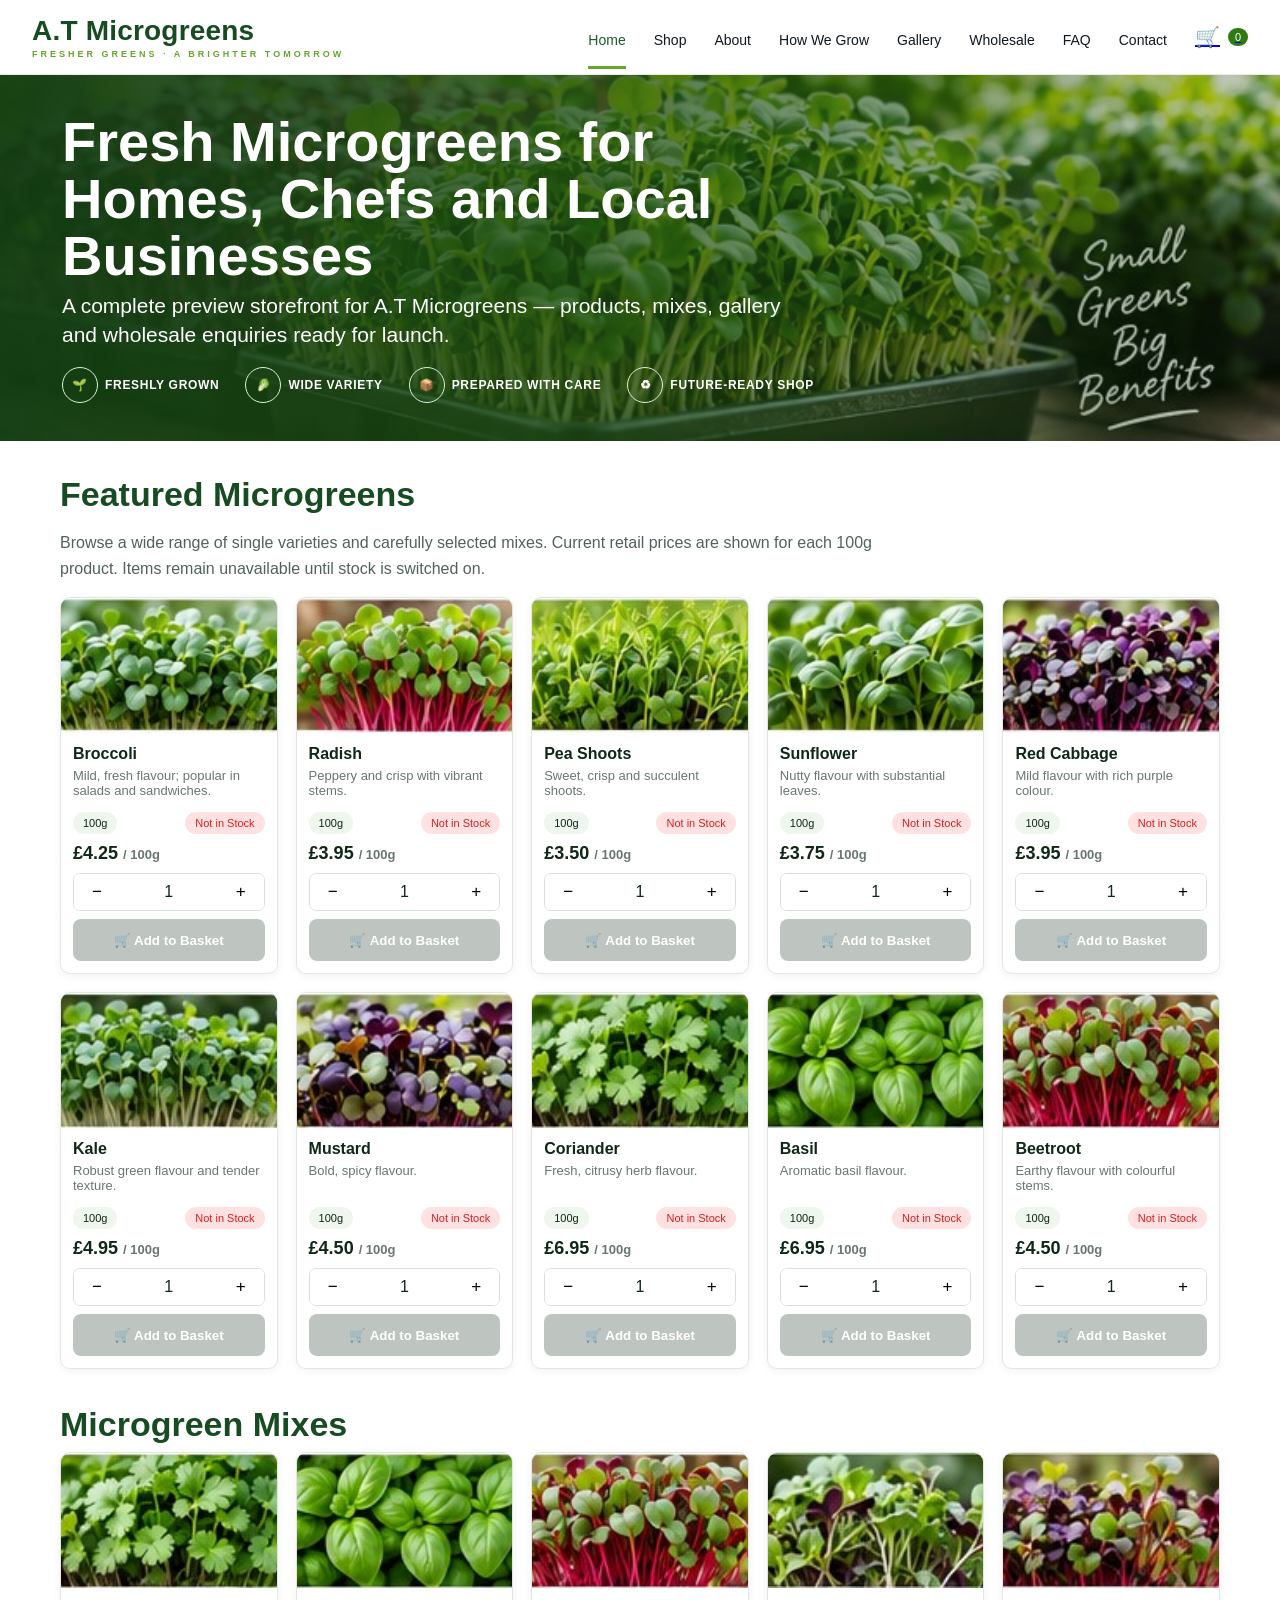
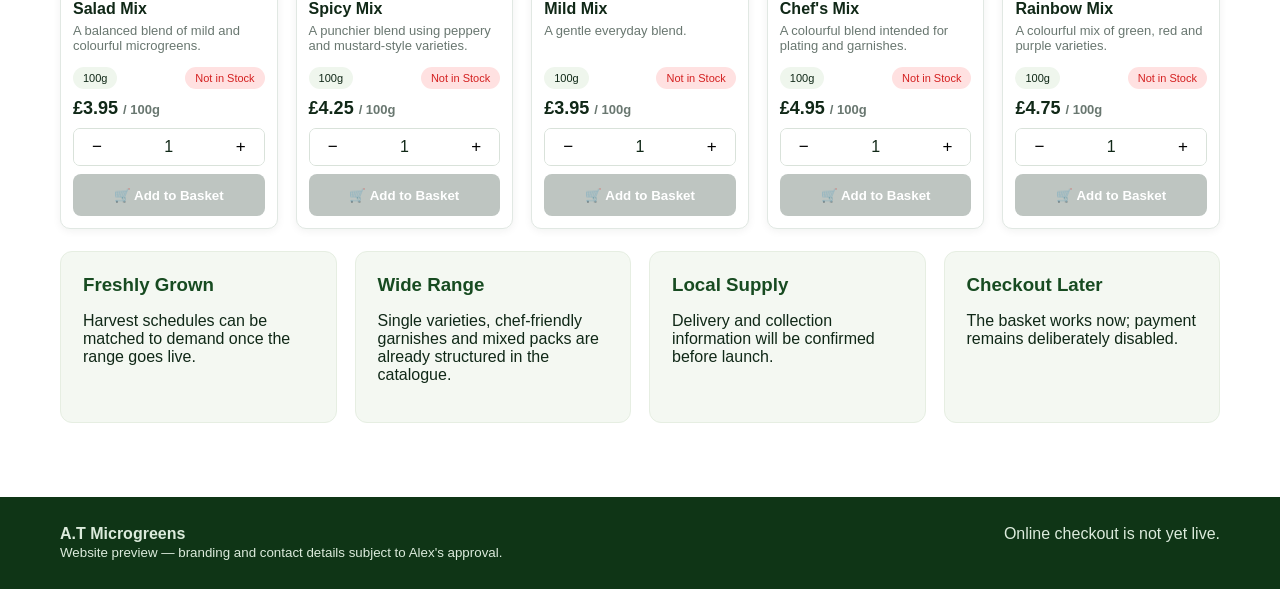
<file: index.html>
<!doctype html><html lang="en"><head><meta charset="utf-8"><meta name="viewport" content="width=device-width,initial-scale=1"><title>Home | A.T Microgreens</title><link rel="stylesheet" href="styles.css?v=20260928-1440"></head><body><script src="site.js?v=20260928-stockdb1"></script><div id="nav"></div><script>document.getElementById('nav').innerHTML=nav('Home')</script><section class="hero" style="--hero:url('assets/heroes/home.jpg')"><div class="inner"><h1>Fresh Microgreens for Homes, Chefs and Local Businesses</h1><p>A complete preview storefront for A.T Microgreens — products, mixes, gallery and wholesale enquiries ready for launch.</p><div class="chips"><span class="chip"><i>🌱</i>Freshly grown</span><span class="chip"><i>🥬</i>Wide variety</span><span class="chip"><i>📦</i>Prepared with care</span><span class="chip"><i>♻</i>Future-ready shop</span></div></div></section><main class="wrap"><h2 class="section-title">Featured Microgreens</h2><p class="lead">Browse a wide range of single varieties and carefully selected mixes. Current retail prices are shown for each 100g product. Items remain unavailable until stock is switched on.</p><div id="home-featured" class="grid cards"></div><script>loadProducts().then(ps=>document.querySelector('#home-featured').innerHTML=ps.filter(p=>p.featured).slice(0,10).map(productCard).join(''))</script><h2 class="section-title" style="margin-top:36px">Microgreen Mixes</h2><div id="home-mixes" class="grid cards"></div><script>loadProducts().then(ps=>document.querySelector('#home-mixes').innerHTML=ps.filter(p=>p.category==='Mixes').slice(0,5).map(productCard).join(''))</script><div class="grid feature-grid"><div class="feature"><h3>Freshly Grown</h3><p>Harvest schedules can be matched to demand once the range goes live.</p></div><div class="feature"><h3>Wide Range</h3><p>Single varieties, chef-friendly garnishes and mixed packs are already structured in the catalogue.</p></div><div class="feature"><h3>Local Supply</h3><p>Delivery and collection information will be confirmed before launch.</p></div><div class="feature"><h3>Checkout Later</h3><p>The basket works now; payment remains deliberately disabled.</p></div></div></main><div id="foot"></div><script>document.getElementById('foot').innerHTML=footer()</script></body></html>
</file>
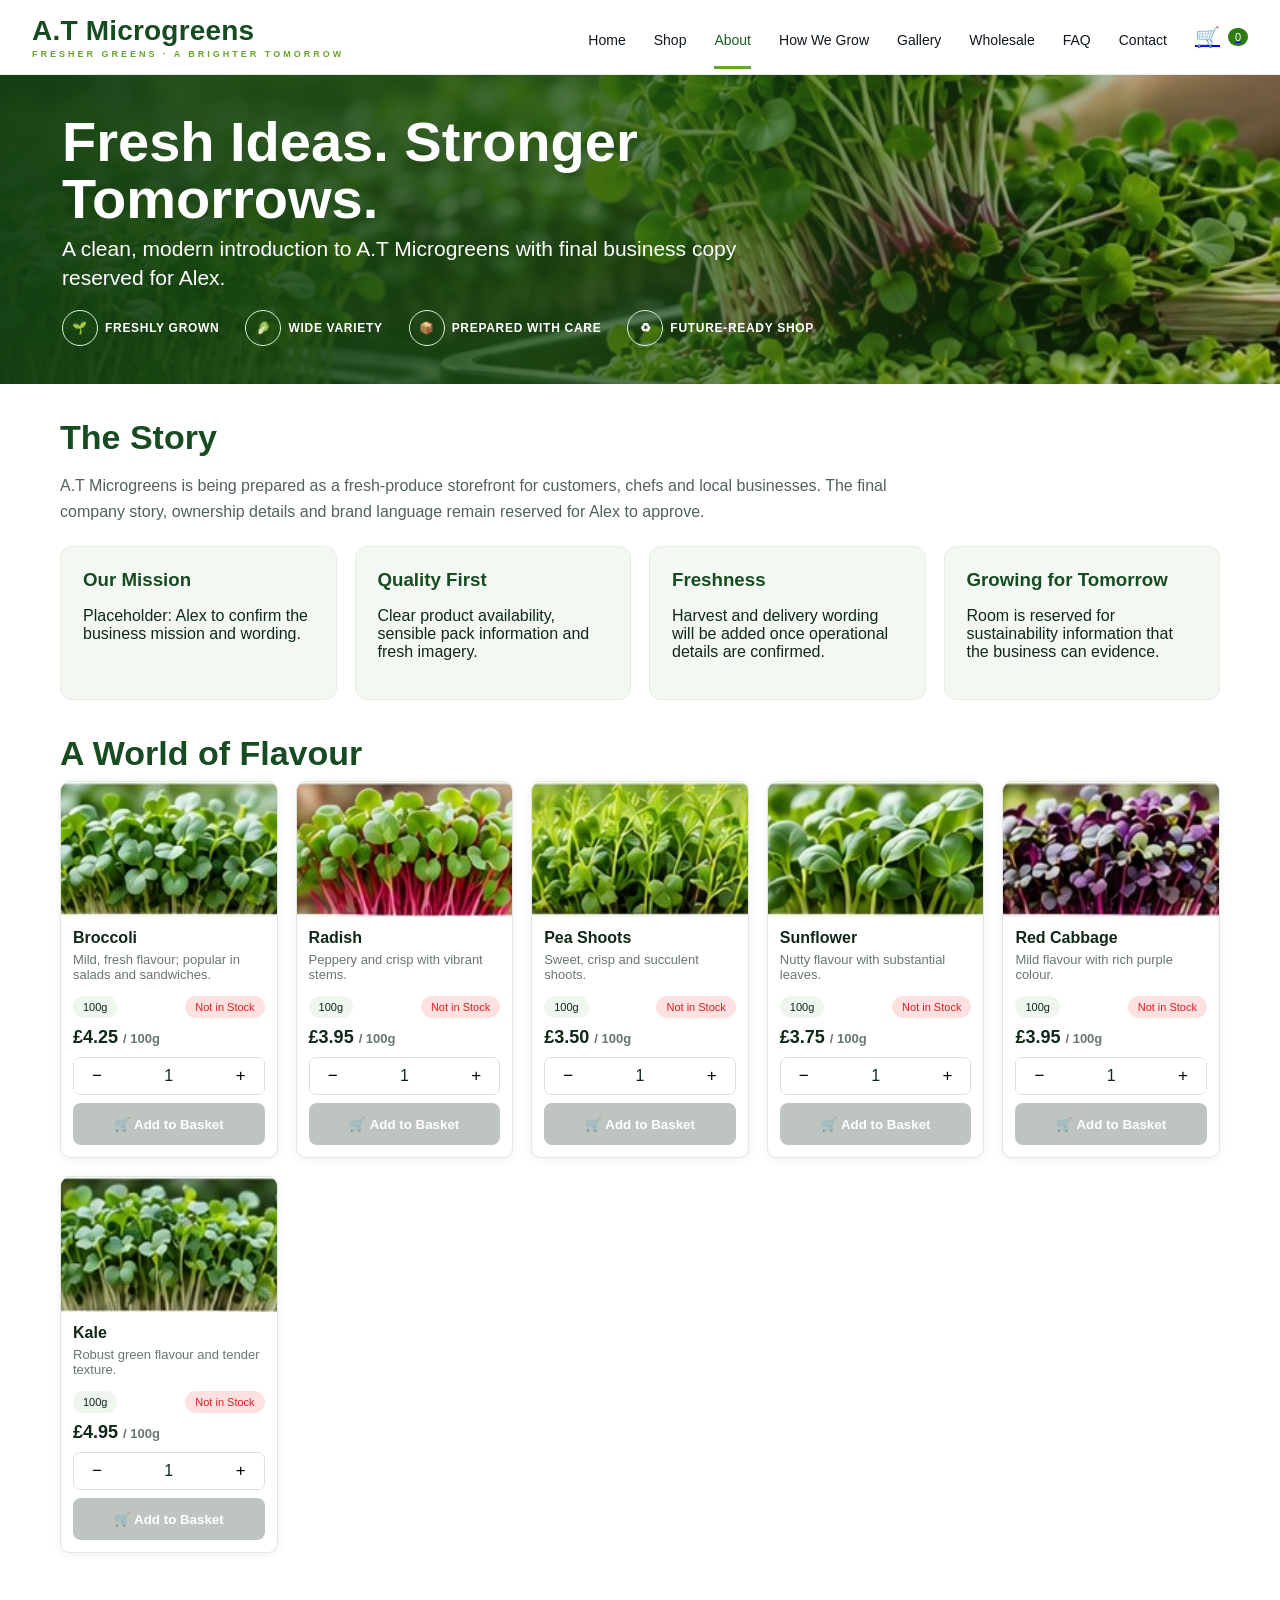
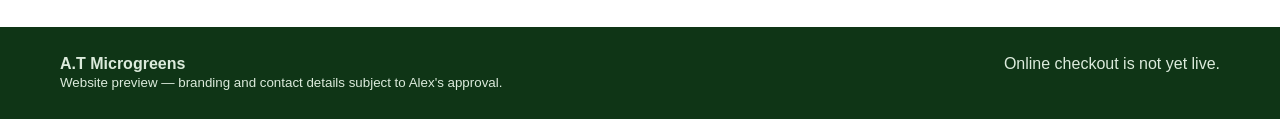
<file: about.html>
<!doctype html><html lang="en"><head><meta charset="utf-8"><meta name="viewport" content="width=device-width,initial-scale=1"><title>About | A.T Microgreens</title><link rel="stylesheet" href="styles.css?v=20260928-1440"></head><body><script src="site.js?v=20260928-stockdb1"></script><div id="nav"></div><script>document.getElementById('nav').innerHTML=nav('About')</script><section class="hero" style="--hero:url('assets/heroes/about.jpg')"><div class="inner"><h1>Fresh Ideas. Stronger Tomorrows.</h1><p>A clean, modern introduction to A.T Microgreens with final business copy reserved for Alex.</p><div class="chips"><span class="chip"><i>🌱</i>Freshly grown</span><span class="chip"><i>🥬</i>Wide variety</span><span class="chip"><i>📦</i>Prepared with care</span><span class="chip"><i>♻</i>Future-ready shop</span></div></div></section><main class="wrap"><h2 class="section-title">The Story</h2><p class="lead">A.T Microgreens is being prepared as a fresh-produce storefront for customers, chefs and local businesses. The final company story, ownership details and brand language remain reserved for Alex to approve.</p><div class="grid feature-grid"><div class="feature"><h3>Our Mission</h3><p>Placeholder: Alex to confirm the business mission and wording.</p></div><div class="feature"><h3>Quality First</h3><p>Clear product availability, sensible pack information and fresh imagery.</p></div><div class="feature"><h3>Freshness</h3><p>Harvest and delivery wording will be added once operational details are confirmed.</p></div><div class="feature"><h3>Growing for Tomorrow</h3><p>Room is reserved for sustainability information that the business can evidence.</p></div></div><h2 class="section-title" style="margin-top:34px">A World of Flavour</h2><div id="about-products" class="grid cards"></div><script>loadProducts().then(ps=>document.querySelector('#about-products').innerHTML=ps.slice(0,6).map(productCard).join(''))</script></main><div id="foot"></div><script>document.getElementById('foot').innerHTML=footer()</script></body></html>
</file>
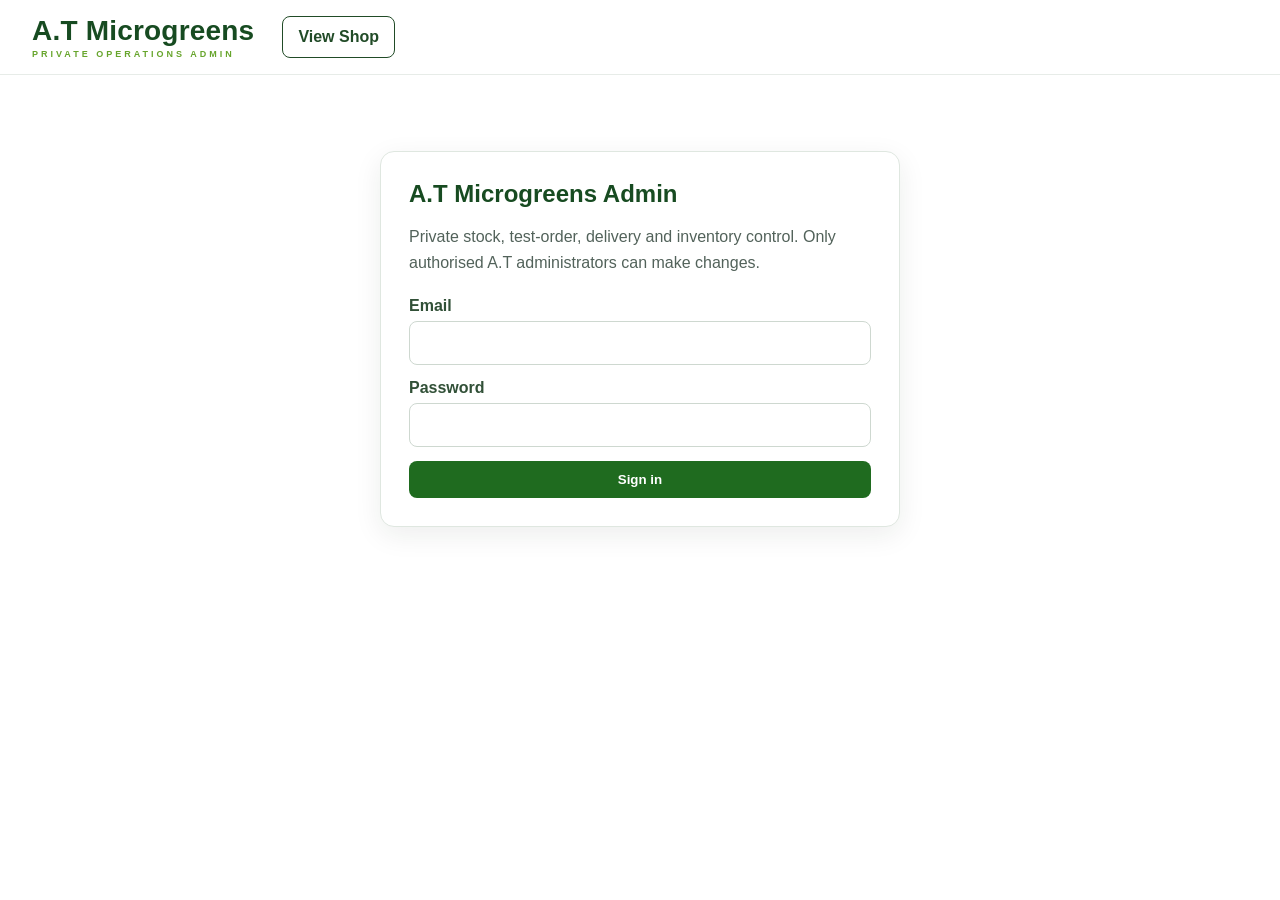
<file: admin.html>
<!doctype html><html lang="en"><head><meta charset="utf-8"><meta name="viewport" content="width=device-width,initial-scale=1"><title>Admin | A.T Microgreens</title><link rel="stylesheet" href="styles.css?v=20260928-history1"></head><body>
<header class="topbar"><div class="nav"><div class="brand">A.T Microgreens<small>PRIVATE OPERATIONS ADMIN</small></div><a class="btn outline" href="shop.html">View Shop</a></div></header>
<main class="wrap admin-shell">
  <section class="admin-login-card" id="admin-login">
    <h1>A.T Microgreens Admin</h1>
    <p class="lead">Private stock, test-order, delivery and inventory control. Only authorised A.T administrators can make changes.</p>
    <div id="admin-login-error" class="admin-status error" hidden></div>
    <form id="admin-login-form" class="admin-login-form">
      <label>Email<input id="admin-email" type="email" autocomplete="username" required></label>
      <label>Password<input id="admin-password" type="password" autocomplete="current-password" required></label>
      <button class="btn" type="submit">Sign in</button>
    </form>
  </section>

  <section id="admin-panel" hidden>
    <div class="admin-heading">
      <div><h1>Operations Control</h1><p class="lead">Stock changes affect the public shop. Orders and deliveries are admin-only test systems while checkout and Stripe remain hard locked.</p></div>
      <div class="admin-user"><span id="admin-who"></span><button id="admin-signout" class="btn outline" type="button">Sign out</button></div>
    </div>

    <nav class="admin-tabs" aria-label="Admin sections">
      <button class="admin-tab active" data-admin-tab="stock" type="button">Stock</button>
      <button class="admin-tab" data-admin-tab="orders" type="button">Orders</button>
      <button class="admin-tab" data-admin-tab="deliveries" type="button">Deliveries</button>
      <button class="admin-tab" data-admin-tab="inventory" type="button">Inventory</button>
      <button class="admin-tab" data-admin-tab="history" type="button">History</button>
      <button class="admin-tab" data-admin-tab="settings" type="button">Settings</button>
    </nav>

    <div id="admin-status" class="admin-status"></div>

    <section class="admin-section active" data-admin-section="stock">
      <div class="admin-section-head"><div><h2>Stock & Prices</h2><p>These controls are the live public-shop authority.</p></div></div>
      <div class="toolbar"><select id="admin-filter"><option>All</option><option>Single Varieties</option><option>Mixes</option></select><input id="admin-search" placeholder="Search products..."></div>
      <div id="admin-products" class="admin-products"></div>
    </section>

    <section class="admin-section" data-admin-section="orders">
      <div class="admin-section-head"><div><h2>Test Orders</h2><p>Admin-only order simulation. No customer checkout and no payment processing.</p></div><span class="lock-badge">TEST MODE</span></div>
      <div class="admin-two-col">
        <form id="test-order-form" class="ops-card ops-form">
          <h3>Create Test Order</h3>
          <label>Customer name<input id="order-customer-name" required></label>
          <label>Email<input id="order-customer-email" type="email"></label>
          <label>Phone<input id="order-customer-phone"></label>
          <div class="ops-grid-2">
            <label>Fulfilment<select id="order-fulfilment"><option value="delivery">Delivery</option><option value="collection">Collection</option></select></label>
            <label>Delivery fee (£)<input id="order-delivery-fee" type="number" min="0" step="0.05" value="0.00"></label>
          </div>
          <label>Notes<textarea id="order-notes" rows="3"></textarea></label>
          <h4>Products currently in stock</h4>
          <div id="order-product-picker" class="order-product-picker"></div>
          <button class="btn" type="submit">Create TEST order</button>
        </form>
        <div><div class="toolbar"><select id="order-status-filter"><option value="All">All statuses</option><option>draft</option><option>confirmed</option><option>preparing</option><option>ready</option><option>out_for_delivery</option><option>delivered</option><option>cancelled</option></select><input id="order-search" placeholder="Search order/customer..."></div><div id="orders-list" class="ops-list"></div></div>
      </div>
    </section>

    <section class="admin-section" data-admin-section="deliveries">
      <div class="admin-section-head"><div><h2>Deliveries</h2><p>Schedule and track delivery test orders. No customer-facing delivery booking is enabled.</p></div><span class="lock-badge">ADMIN ONLY</span></div>
      <div id="deliveries-list" class="ops-list"></div>
    </section>

    <section class="admin-section" data-admin-section="inventory">
      <div class="admin-section-head"><div><h2>Inventory Batches</h2><p>Track planned crops, harvests and available 100g units without changing public stock automatically.</p></div></div>
      <div class="admin-two-col">
        <form id="inventory-form" class="ops-card ops-form">
          <h3>Create Batch</h3>
          <label>Product<select id="inventory-product" required></select></label>
          <label>Status<select id="inventory-status"><option>planned</option><option>growing</option><option>harvested</option><option>available</option><option>depleted</option><option>discarded</option></select></label>
          <div class="ops-grid-2"><label>Sow date<input id="inventory-sow-date" type="date"></label><label>Harvest date<input id="inventory-harvest-date" type="date"></label></div>
          <div class="ops-grid-2"><label>Best before<input id="inventory-best-before" type="date"></label><label>Available units<input id="inventory-quantity" type="number" min="0" step="1" value="0"></label></div>
          <label>Notes<textarea id="inventory-notes" rows="3"></textarea></label>
          <button class="btn" type="submit">Create batch</button>
        </form>
        <div id="inventory-list" class="ops-list"></div>
      </div>
    </section>

    <section class="admin-section" data-admin-section="history">
      <div class="admin-section-head"><div><h2>History</h2><p>Recent order, delivery, stock and price changes. Removed entries are hidden, not destroyed.</p></div></div>
      <div class="history-controls"><label class="check-line"><input id="history-show-hidden" type="checkbox"> Show removed entries</label><span>Removed entries can be restored at any time.</span></div>
      <div id="history-list" class="ops-list"></div>
    </section>

    <section class="admin-section" data-admin-section="settings">
      <div class="admin-section-head"><div><h2>Store Settings</h2><p>Operational settings only. Checkout, Stripe and public ordering are database-locked off.</p></div></div>
      <div class="lock-grid">
        <div class="lock-card"><strong>Public Checkout</strong><span>LOCKED OFF</span></div>
        <div class="lock-card"><strong>Stripe</strong><span>LOCKED OFF</span></div>
        <div class="lock-card"><strong>Public Ordering</strong><span>LOCKED OFF</span></div>
      </div>
      <form id="settings-form" class="ops-card ops-form settings-form">
        <label class="check-line"><input id="settings-test-orders" type="checkbox"> Enable admin test orders</label>
        <label>Default delivery fee (£)<input id="settings-delivery-fee" type="number" min="0" step="0.05"></label>
        <label>Delivery area note<textarea id="settings-delivery-area" rows="3"></textarea></label>
        <label>Order cut-off note<textarea id="settings-cutoff" rows="3"></textarea></label>
        <button class="btn" type="submit">Save operational settings</button>
      </form>
    </section>
  </section>
</main>
<script src="admin.js?v=20260928-history1"></script></body></html>
</file>
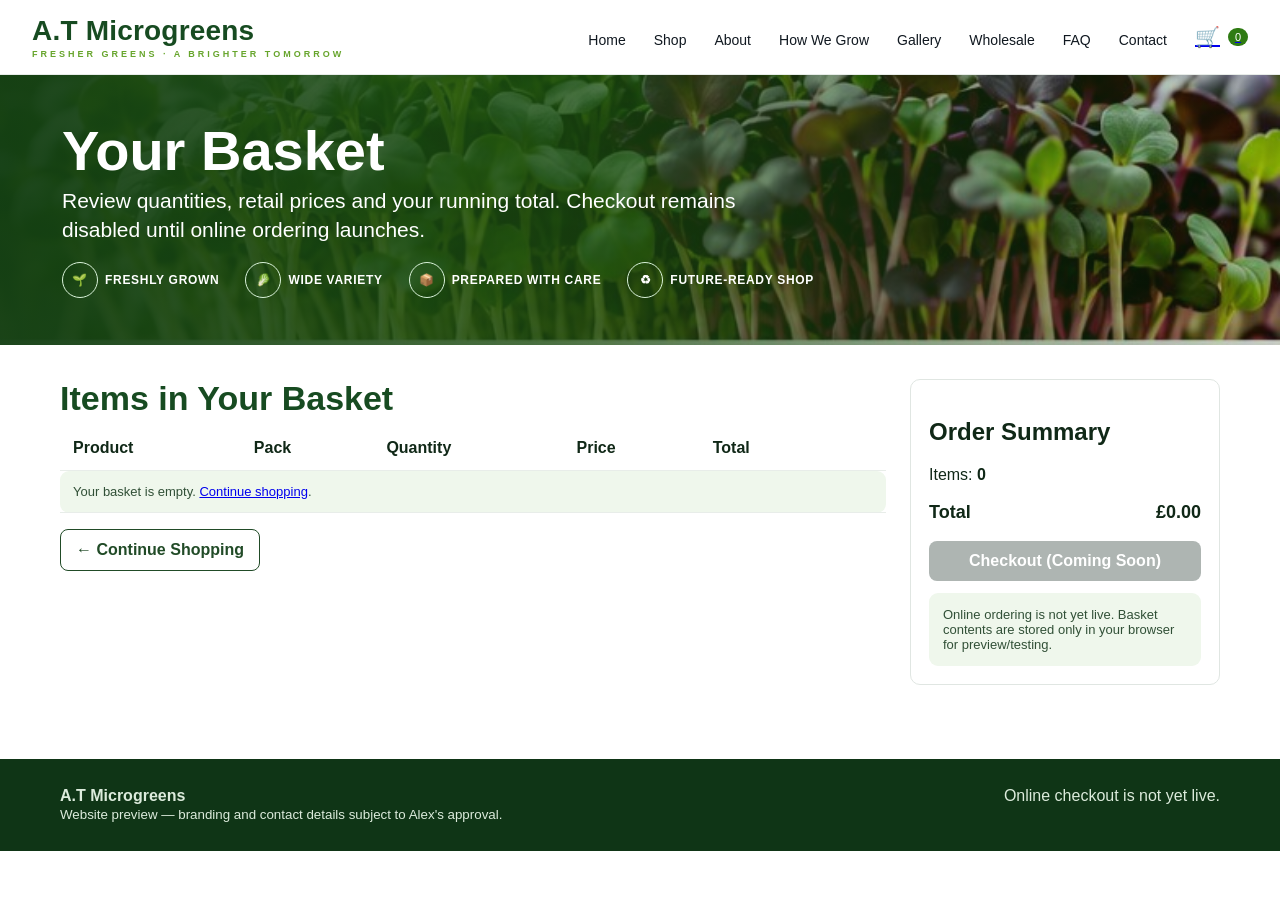
<file: basket.html>
<!doctype html><html lang="en"><head><meta charset="utf-8"><meta name="viewport" content="width=device-width,initial-scale=1"><title>Basket | A.T Microgreens</title><link rel="stylesheet" href="styles.css?v=20260928-1440"></head><body><script src="site.js?v=20260928-stockdb1"></script><div id="nav"></div><script>document.getElementById('nav').innerHTML=nav('')</script><section class="hero" style="--hero:url('assets/heroes/basket.jpg')"><div class="inner"><h1>Your Basket</h1><p>Review quantities, retail prices and your running total. Checkout remains disabled until online ordering launches.</p><div class="chips"><span class="chip"><i>🌱</i>Freshly grown</span><span class="chip"><i>🥬</i>Wide variety</span><span class="chip"><i>📦</i>Prepared with care</span><span class="chip"><i>♻</i>Future-ready shop</span></div></div></section><main class="wrap"><div class="catalogue"><section><h2 class="section-title">Items in Your Basket</h2><table class="table"><thead><tr><th>Product</th><th>Pack</th><th>Quantity</th><th>Price</th><th>Total</th><th></th></tr></thead><tbody id="basket-body"></tbody></table><p><a class="btn outline" href="shop.html">← Continue Shopping</a></p></section><aside class="basket-panel"><h2>Order Summary</h2><p>Items: <strong class="basket-items">0</strong></p><div class="summary"><span>Total</span><span class="basket-total">£0.00</span></div><a class="btn gray" href="checkout.html" style="width:100%;text-align:center">Checkout (Coming Soon)</a><div class="notice" style="margin-top:12px">Online ordering is not yet live. Basket contents are stored only in your browser for preview/testing.</div></aside></div></main><div id="foot"></div><script>document.getElementById('foot').innerHTML=footer()</script></body></html>
</file>
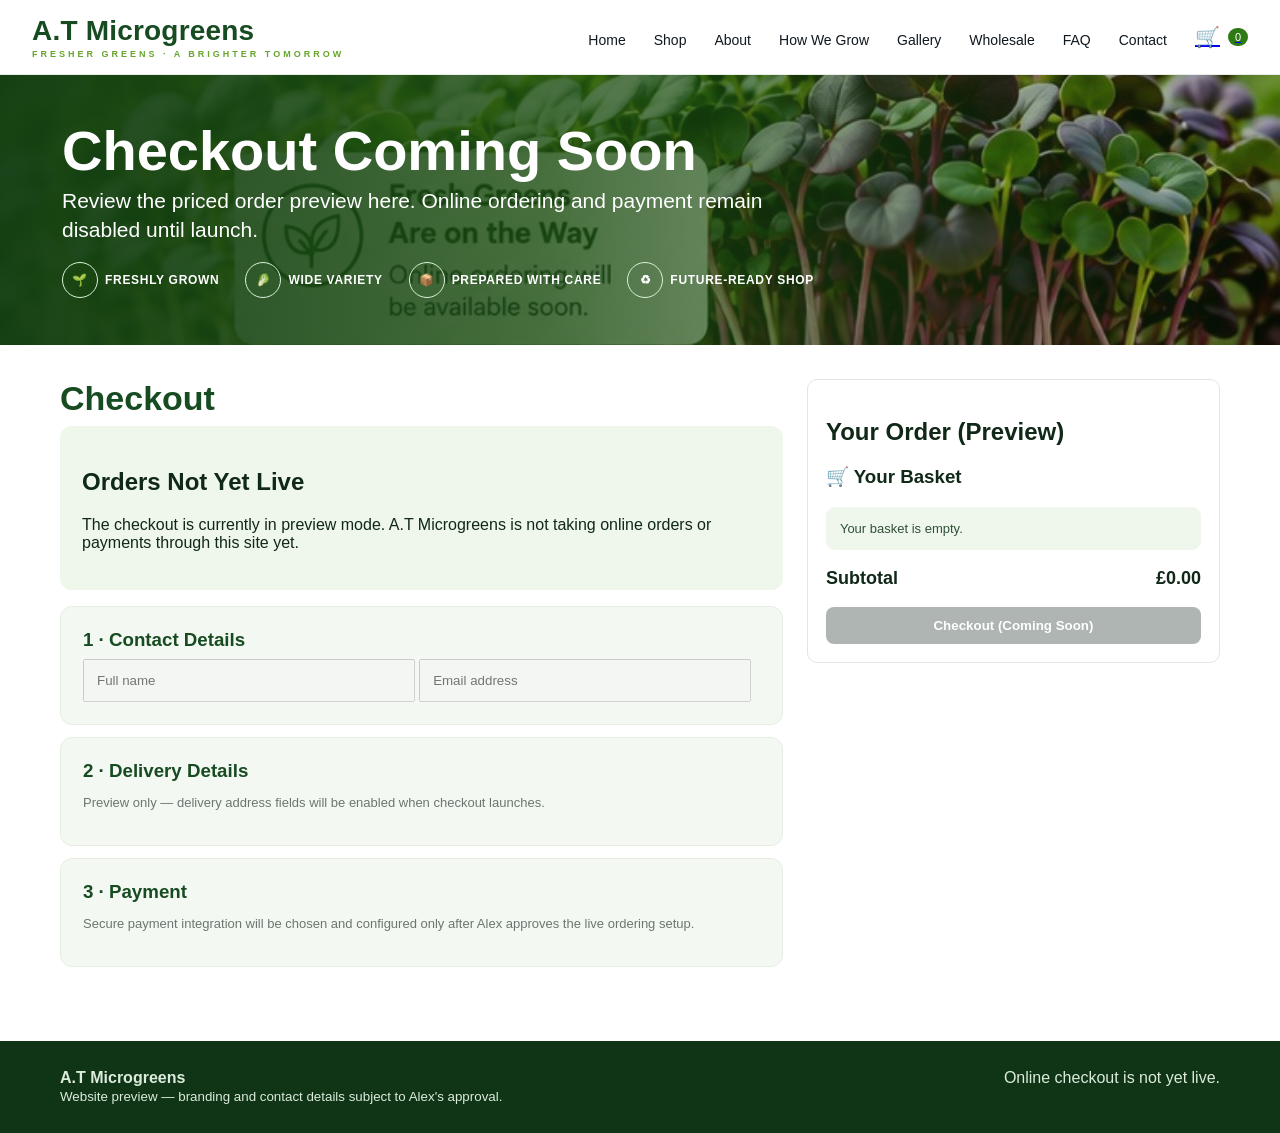
<file: checkout.html>
<!doctype html><html lang="en"><head><meta charset="utf-8"><meta name="viewport" content="width=device-width,initial-scale=1"><title>Checkout | A.T Microgreens</title><link rel="stylesheet" href="styles.css?v=20260928-1440"></head><body><script src="site.js?v=20260928-stockdb1"></script><div id="nav"></div><script>document.getElementById('nav').innerHTML=nav('')</script><section class="hero" style="--hero:url('assets/heroes/checkout.jpg')"><div class="inner"><h1>Checkout Coming Soon</h1><p>Review the priced order preview here. Online ordering and payment remain disabled until launch.</p><div class="chips"><span class="chip"><i>🌱</i>Freshly grown</span><span class="chip"><i>🥬</i>Wide variety</span><span class="chip"><i>📦</i>Prepared with care</span><span class="chip"><i>♻</i>Future-ready shop</span></div></div></section><main class="wrap"><div class="grid" style="grid-template-columns:1.4fr .8fr;gap:24px"><section><h2 class="section-title">Checkout</h2><div class="checkout-box"><h2>Orders Not Yet Live</h2><p>The checkout is currently in preview mode. A.T Microgreens is not taking online orders or payments through this site yet.</p></div><div class="feature" style="margin-top:16px"><h3>1 · Contact Details</h3><input disabled placeholder="Full name" style="padding:12px;width:49%"> <input disabled placeholder="Email address" style="padding:12px;width:49%"></div><div class="feature" style="margin-top:12px"><h3>2 · Delivery Details</h3><p class="muted">Preview only — delivery address fields will be enabled when checkout launches.</p></div><div class="feature" style="margin-top:12px"><h3>3 · Payment</h3><p class="muted">Secure payment integration will be chosen and configured only after Alex approves the live ordering setup.</p></div></section><aside class="basket-panel"><h2>Your Order (Preview)</h2><div id="basket-panel"></div></aside></div></main><div id="foot"></div><script>document.getElementById('foot').innerHTML=footer()</script></body></html>
</file>
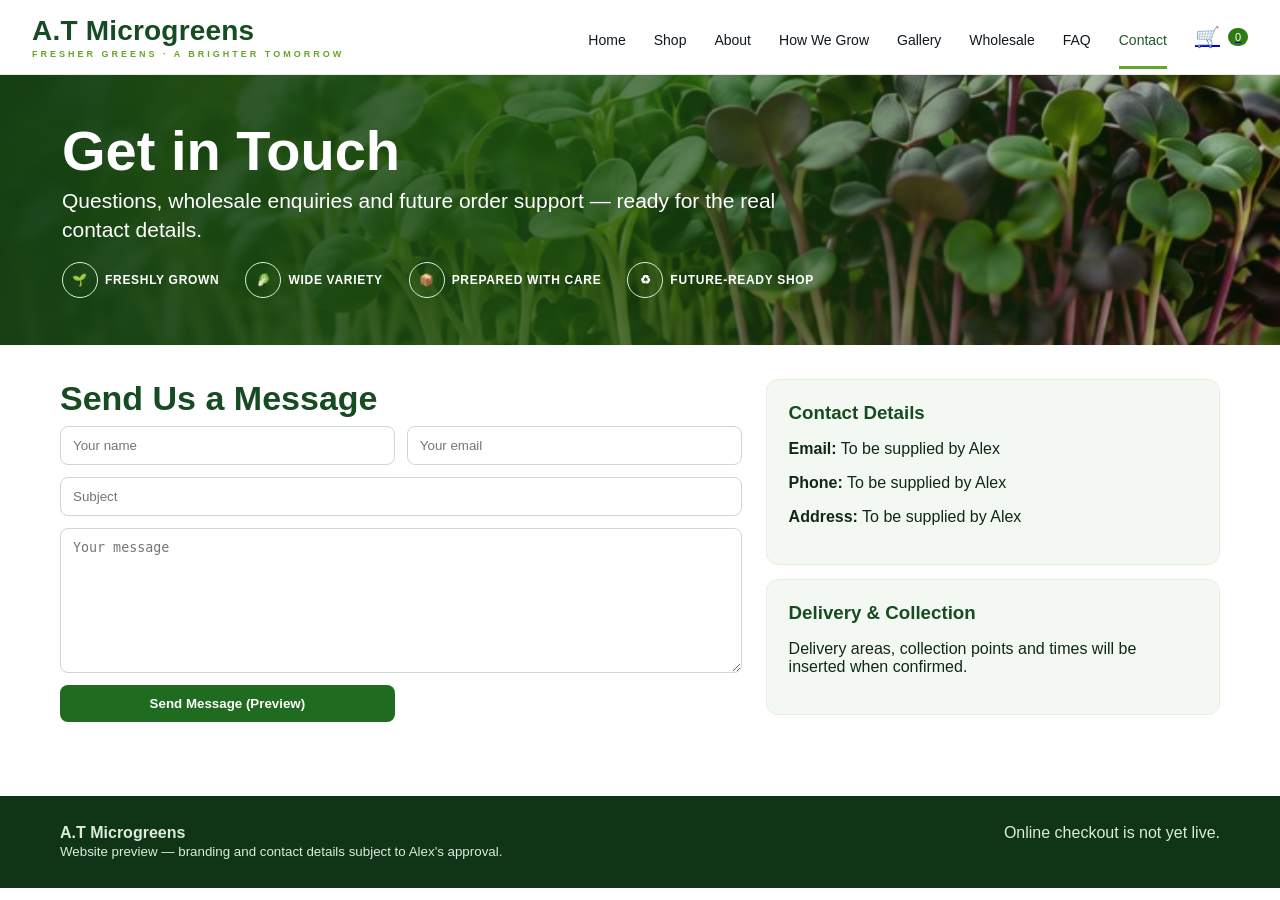
<file: contact.html>
<!doctype html><html lang="en"><head><meta charset="utf-8"><meta name="viewport" content="width=device-width,initial-scale=1"><title>Contact | A.T Microgreens</title><link rel="stylesheet" href="styles.css?v=20260928-1440"></head><body><script src="site.js?v=20260928-stockdb1"></script><div id="nav"></div><script>document.getElementById('nav').innerHTML=nav('Contact')</script><section class="hero" style="--hero:url('assets/heroes/contact.jpg')"><div class="inner"><h1>Get in Touch</h1><p>Questions, wholesale enquiries and future order support — ready for the real contact details.</p><div class="chips"><span class="chip"><i>🌱</i>Freshly grown</span><span class="chip"><i>🥬</i>Wide variety</span><span class="chip"><i>📦</i>Prepared with care</span><span class="chip"><i>♻</i>Future-ready shop</span></div></div></section><main class="wrap"><div class="grid" style="grid-template-columns:1.2fr .8fr;gap:24px"><section><h2 class="section-title">Send Us a Message</h2><form class="form" onsubmit="event.preventDefault();alert('Preview only — contact delivery will be connected before launch.');"><input placeholder="Your name"><input placeholder="Your email"><input style="grid-column:1/-1" placeholder="Subject"><textarea placeholder="Your message"></textarea><button class="btn" type="submit">Send Message (Preview)</button></form></section><aside><div class="feature"><h3>Contact Details</h3><p><strong>Email:</strong> To be supplied by Alex</p><p><strong>Phone:</strong> To be supplied by Alex</p><p><strong>Address:</strong> To be supplied by Alex</p></div><div class="feature" style="margin-top:14px"><h3>Delivery & Collection</h3><p>Delivery areas, collection points and times will be inserted when confirmed.</p></div></aside></div></main><div id="foot"></div><script>document.getElementById('foot').innerHTML=footer()</script></body></html>
</file>
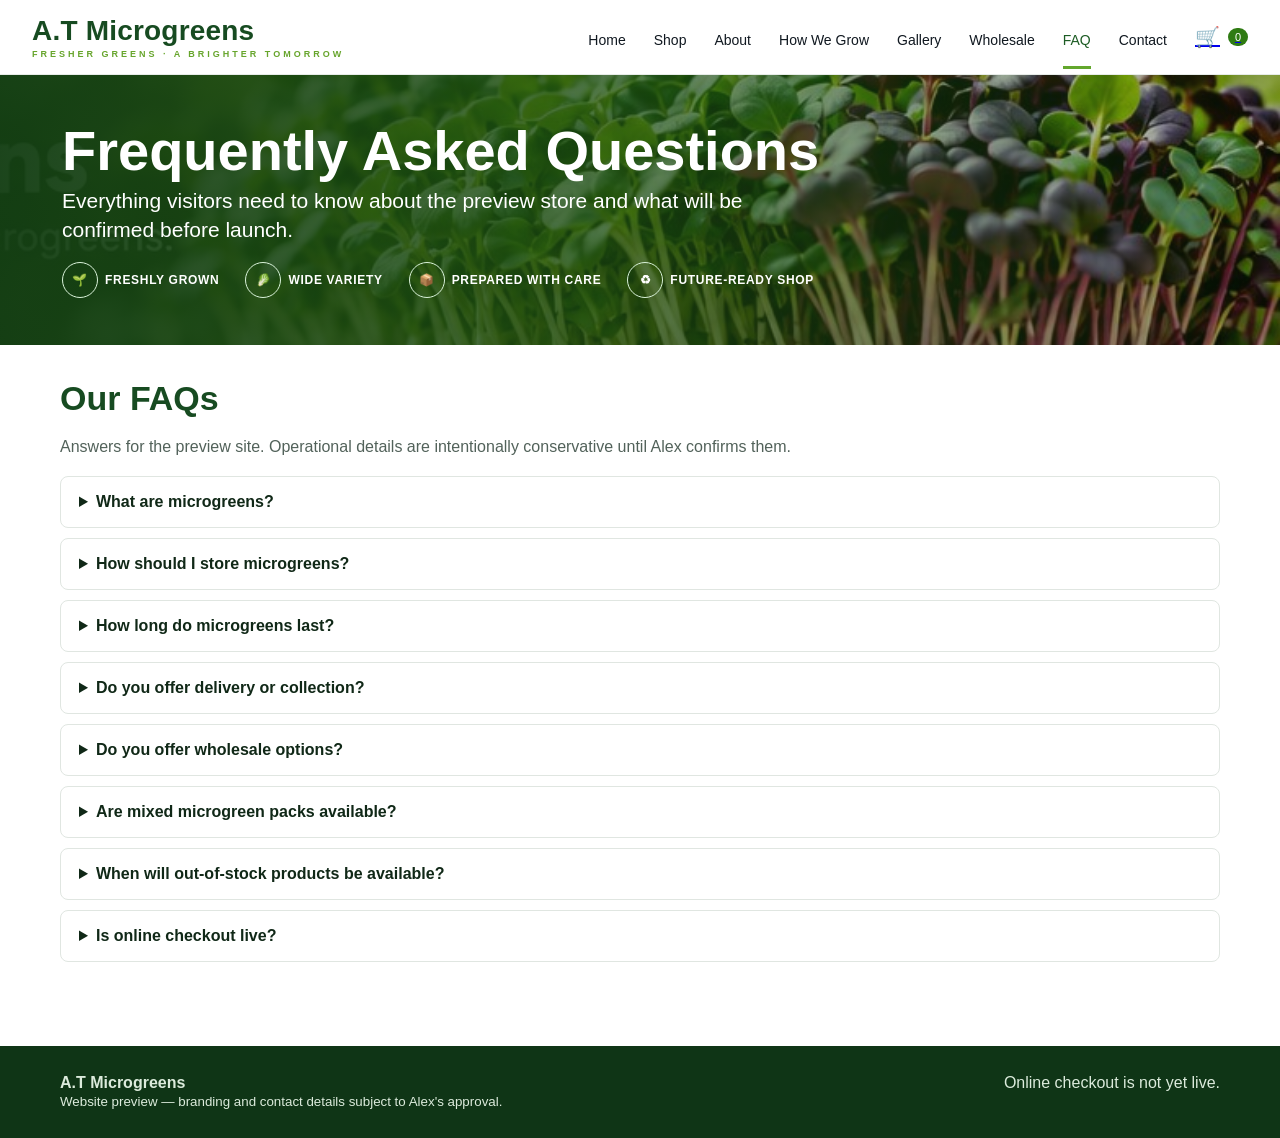
<file: faq.html>
<!doctype html><html lang="en"><head><meta charset="utf-8"><meta name="viewport" content="width=device-width,initial-scale=1"><title>FAQ | A.T Microgreens</title><link rel="stylesheet" href="styles.css?v=20260928-1440"></head><body><script src="site.js?v=20260928-stockdb1"></script><div id="nav"></div><script>document.getElementById('nav').innerHTML=nav('FAQ')</script><section class="hero" style="--hero:url('assets/heroes/faq.jpg')"><div class="inner"><h1>Frequently Asked Questions</h1><p>Everything visitors need to know about the preview store and what will be confirmed before launch.</p><div class="chips"><span class="chip"><i>🌱</i>Freshly grown</span><span class="chip"><i>🥬</i>Wide variety</span><span class="chip"><i>📦</i>Prepared with care</span><span class="chip"><i>♻</i>Future-ready shop</span></div></div></section><main class="wrap faq"><h2 class="section-title">Our FAQs</h2><p class="lead">Answers for the preview site. Operational details are intentionally conservative until Alex confirms them.</p><details><summary>What are microgreens?</summary><p>Microgreens are young edible seedlings harvested early in their growth. Different varieties offer different flavours, colours and textures.</p></details><details><summary>How should I store microgreens?</summary><p>Storage instructions will be confirmed for each product before launch. Refrigerated storage is common for many harvested microgreens.</p></details><details><summary>How long do microgreens last?</summary><p>Shelf life depends on the variety, harvest condition, packaging and refrigeration. A.T will publish product-specific guidance before sales begin.</p></details><details><summary>Do you offer delivery or collection?</summary><p>Delivery and collection arrangements are not yet published. This section is reserved for Alex to confirm.</p></details><details><summary>Do you offer wholesale options?</summary><p>Yes — this preview includes a dedicated wholesale enquiry route, but pricing and supply terms still need confirmation.</p></details><details><summary>Are mixed microgreen packs available?</summary><p>The catalogue includes multiple mix concepts and can be extended with custom blends.</p></details><details><summary>When will out-of-stock products be available?</summary><p>Stock will be switched on only when A.T confirms actual availability.</p></details><details><summary>Is online checkout live?</summary><p>No. The basket works for preview and testing, but checkout/payment is deliberately disabled.</p></details></main><div id="foot"></div><script>document.getElementById('foot').innerHTML=footer()</script></body></html>
</file>
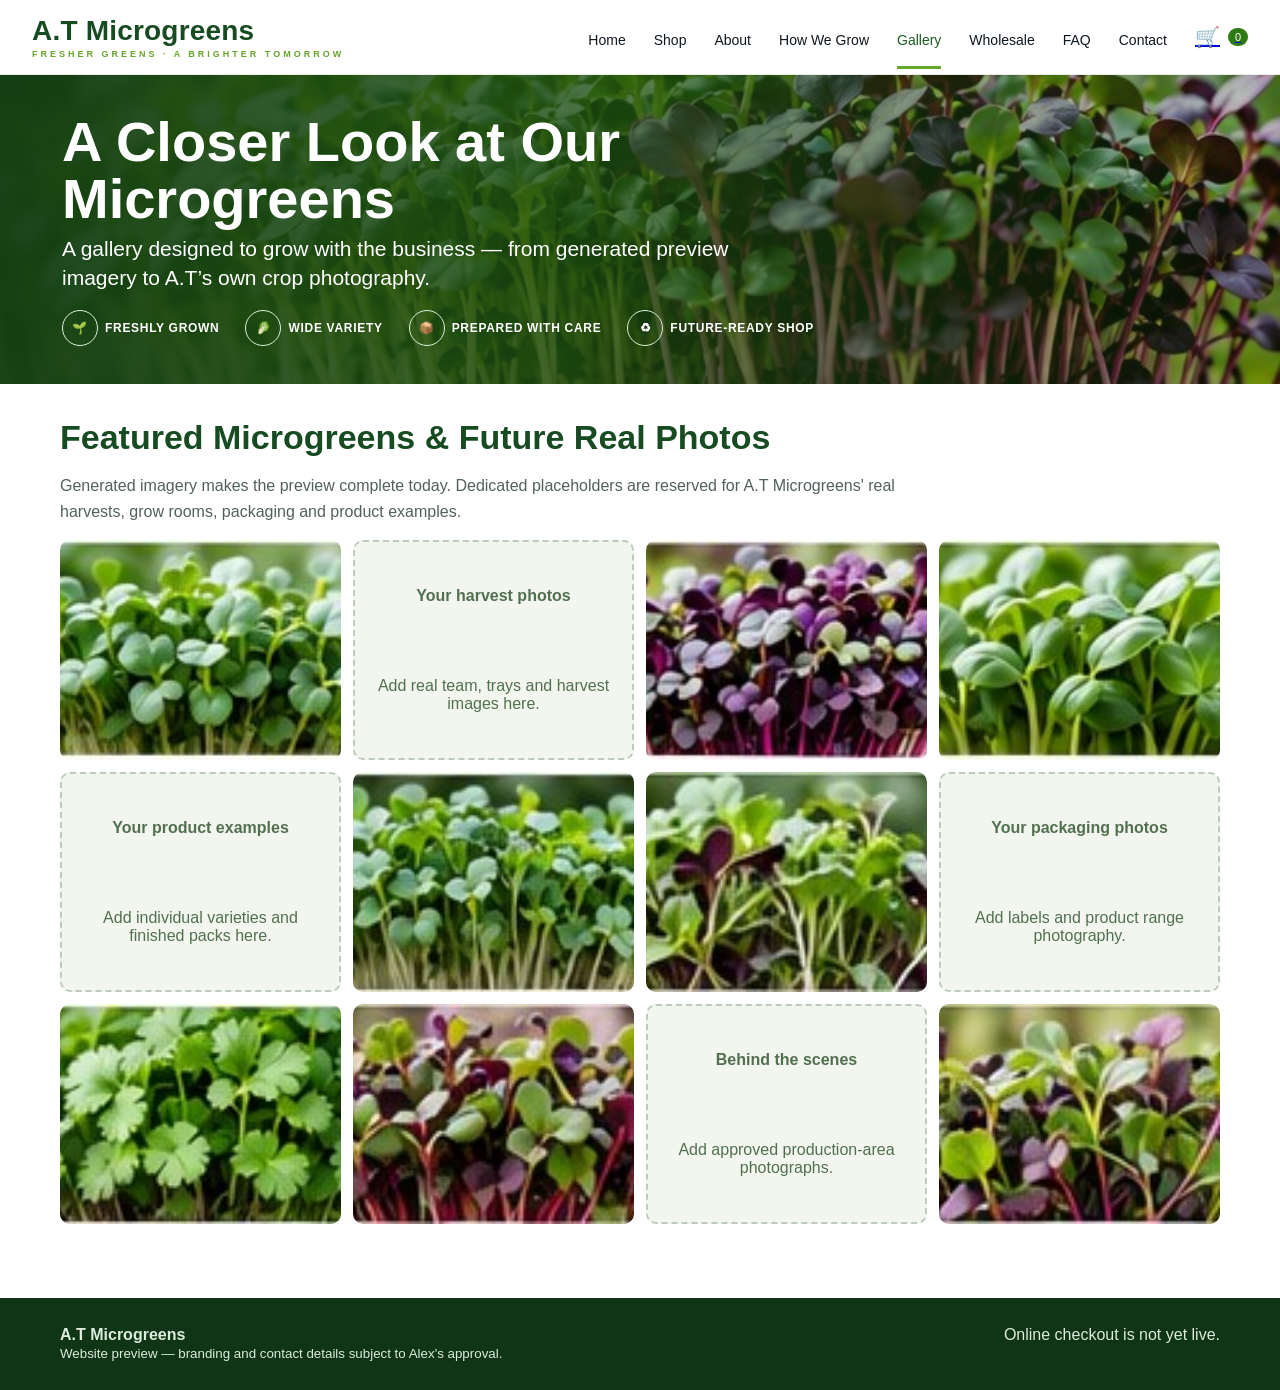
<file: gallery.html>
<!doctype html><html lang="en"><head><meta charset="utf-8"><meta name="viewport" content="width=device-width,initial-scale=1"><title>Gallery | A.T Microgreens</title><link rel="stylesheet" href="styles.css?v=20260928-1440"></head><body><script src="site.js?v=20260928-stockdb1"></script><div id="nav"></div><script>document.getElementById('nav').innerHTML=nav('Gallery')</script><section class="hero" style="--hero:url('assets/heroes/gallery.jpg')"><div class="inner"><h1>A Closer Look at Our Microgreens</h1><p>A gallery designed to grow with the business — from generated preview imagery to A.T’s own crop photography.</p><div class="chips"><span class="chip"><i>🌱</i>Freshly grown</span><span class="chip"><i>🥬</i>Wide variety</span><span class="chip"><i>📦</i>Prepared with care</span><span class="chip"><i>♻</i>Future-ready shop</span></div></div></section><main class="wrap"><h2 class="section-title">Featured Microgreens & Future Real Photos</h2><p class="lead">Generated imagery makes the preview complete today. Dedicated placeholders are reserved for A.T Microgreens' real harvests, grow rooms, packaging and product examples.</p><div class="gallery"><img src="assets/products/product-01.jpg"><div class="placeholder"><strong>Your harvest photos</strong><br>Add real team, trays and harvest images here.</div><img src="assets/products/product-05.jpg"><img src="assets/products/product-04.jpg"><div class="placeholder"><strong>Your product examples</strong><br>Add individual varieties and finished packs here.</div><img src="assets/products/product-06.jpg"><img src="assets/products/product-11.jpg"><div class="placeholder"><strong>Your packaging photos</strong><br>Add labels and product range photography.</div><img src="assets/products/product-08.jpg"><img src="assets/products/product-14.jpg"><div class="placeholder"><strong>Behind the scenes</strong><br>Add approved production-area photographs.</div><img src="assets/products/product-16.jpg"></div></main><div id="foot"></div><script>document.getElementById('foot').innerHTML=footer()</script></body></html>
</file>
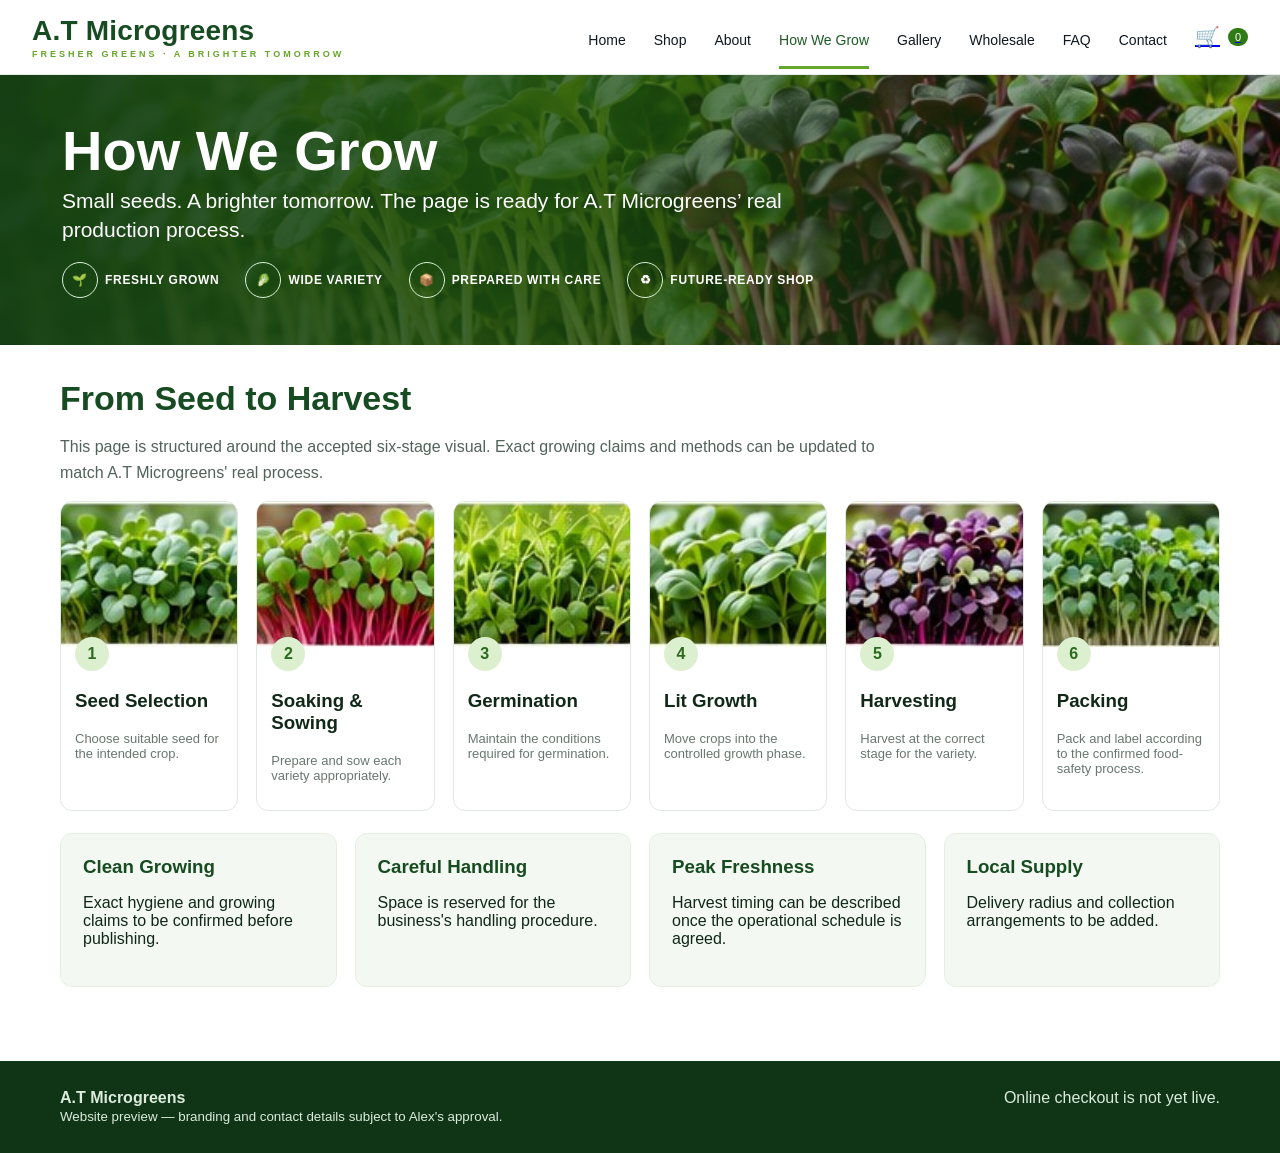
<file: how-we-grow.html>
<!doctype html><html lang="en"><head><meta charset="utf-8"><meta name="viewport" content="width=device-width,initial-scale=1"><title>How We Grow | A.T Microgreens</title><link rel="stylesheet" href="styles.css?v=20260928-1440"></head><body><script src="site.js?v=20260928-stockdb1"></script><div id="nav"></div><script>document.getElementById('nav').innerHTML=nav('How We Grow')</script><section class="hero" style="--hero:url('assets/heroes/grow.jpg')"><div class="inner"><h1>How We Grow</h1><p>Small seeds. A brighter tomorrow. The page is ready for A.T Microgreens’ real production process.</p><div class="chips"><span class="chip"><i>🌱</i>Freshly grown</span><span class="chip"><i>🥬</i>Wide variety</span><span class="chip"><i>📦</i>Prepared with care</span><span class="chip"><i>♻</i>Future-ready shop</span></div></div></section><main class="wrap"><h2 class="section-title">From Seed to Harvest</h2><p class="lead">This page is structured around the accepted six-stage visual. Exact growing claims and methods can be updated to match A.T Microgreens' real process.</p><div class="grid steps"><div class="step"><img src="assets/products/product-01.jpg"><div class="pad"><div class="num">1</div><h3>Seed Selection</h3><p class="muted">Choose suitable seed for the intended crop.</p></div></div><div class="step"><img src="assets/products/product-02.jpg"><div class="pad"><div class="num">2</div><h3>Soaking & Sowing</h3><p class="muted">Prepare and sow each variety appropriately.</p></div></div><div class="step"><img src="assets/products/product-03.jpg"><div class="pad"><div class="num">3</div><h3>Germination</h3><p class="muted">Maintain the conditions required for germination.</p></div></div><div class="step"><img src="assets/products/product-04.jpg"><div class="pad"><div class="num">4</div><h3>Lit Growth</h3><p class="muted">Move crops into the controlled growth phase.</p></div></div><div class="step"><img src="assets/products/product-05.jpg"><div class="pad"><div class="num">5</div><h3>Harvesting</h3><p class="muted">Harvest at the correct stage for the variety.</p></div></div><div class="step"><img src="assets/products/product-06.jpg"><div class="pad"><div class="num">6</div><h3>Packing</h3><p class="muted">Pack and label according to the confirmed food-safety process.</p></div></div></div><div class="grid feature-grid"><div class="feature"><h3>Clean Growing</h3><p>Exact hygiene and growing claims to be confirmed before publishing.</p></div><div class="feature"><h3>Careful Handling</h3><p>Space is reserved for the business's handling procedure.</p></div><div class="feature"><h3>Peak Freshness</h3><p>Harvest timing can be described once the operational schedule is agreed.</p></div><div class="feature"><h3>Local Supply</h3><p>Delivery radius and collection arrangements to be added.</p></div></div></main><div id="foot"></div><script>document.getElementById('foot').innerHTML=footer()</script></body></html>
</file>
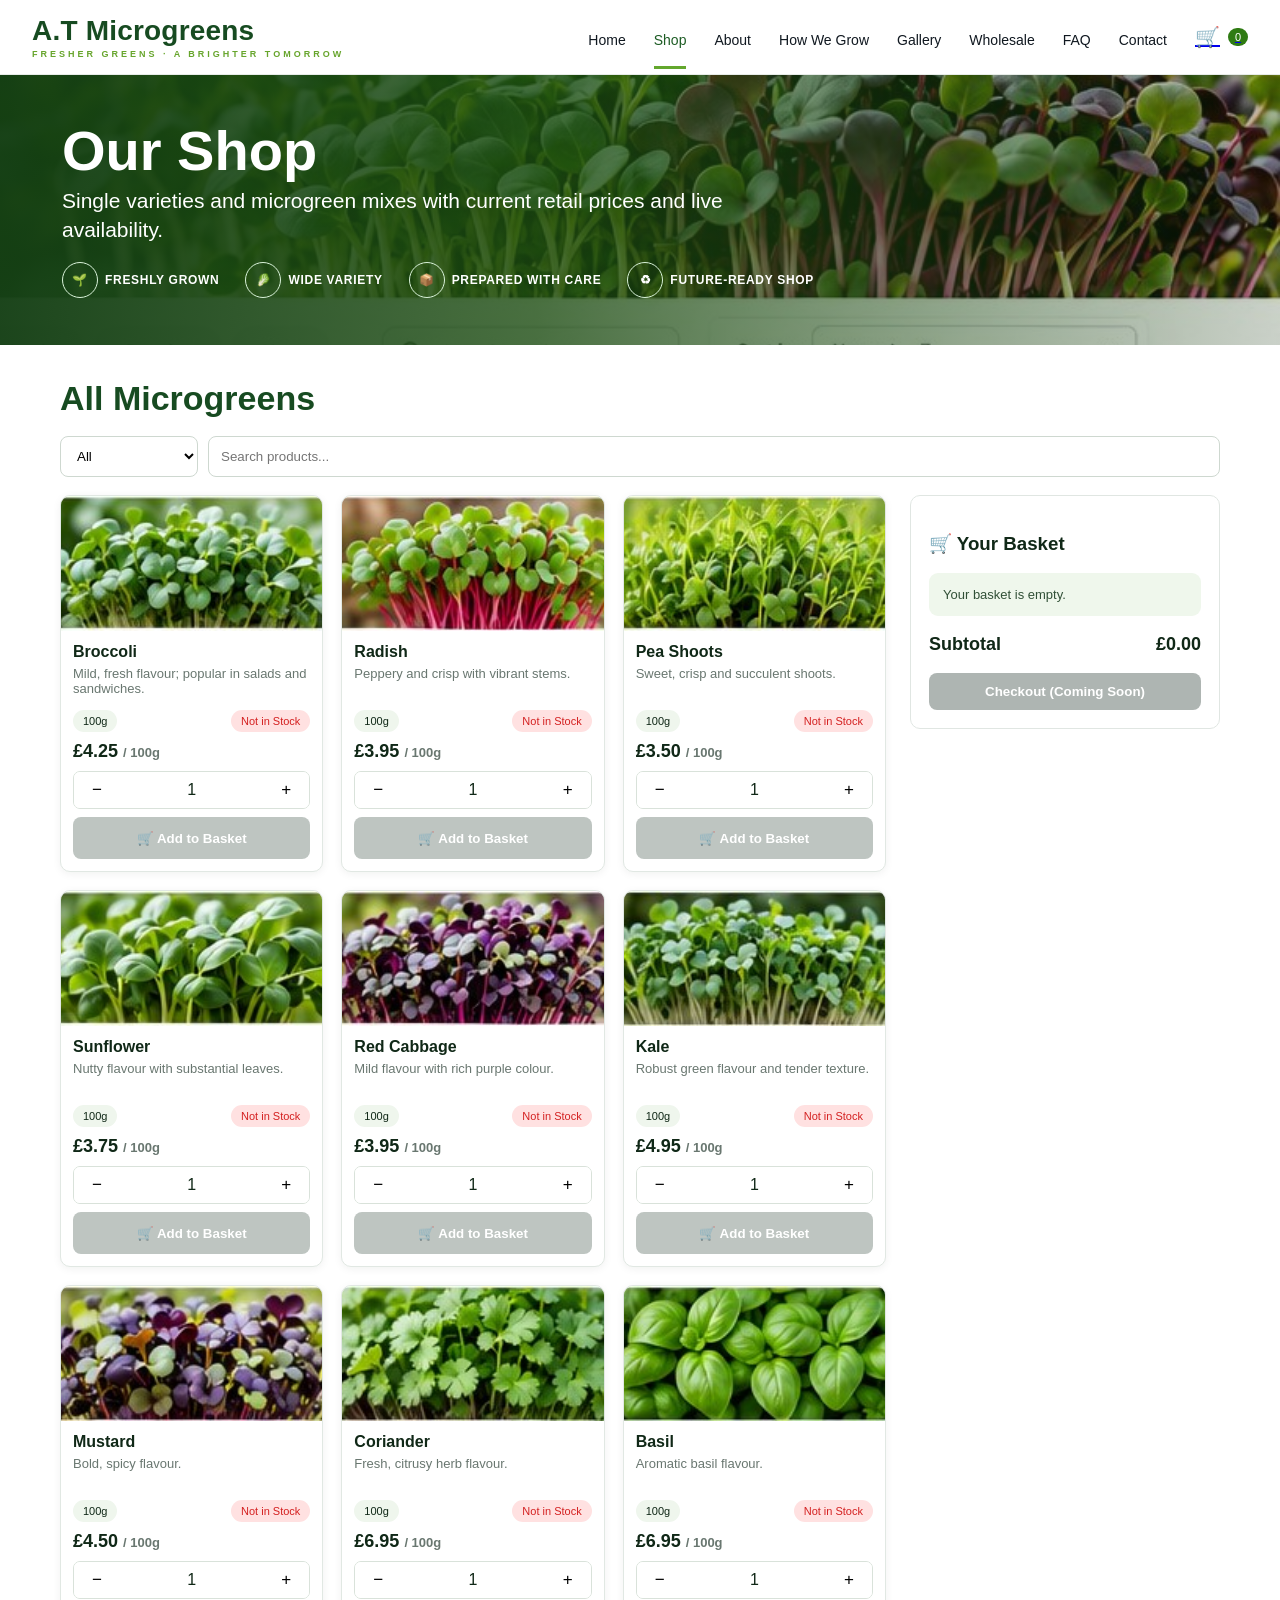
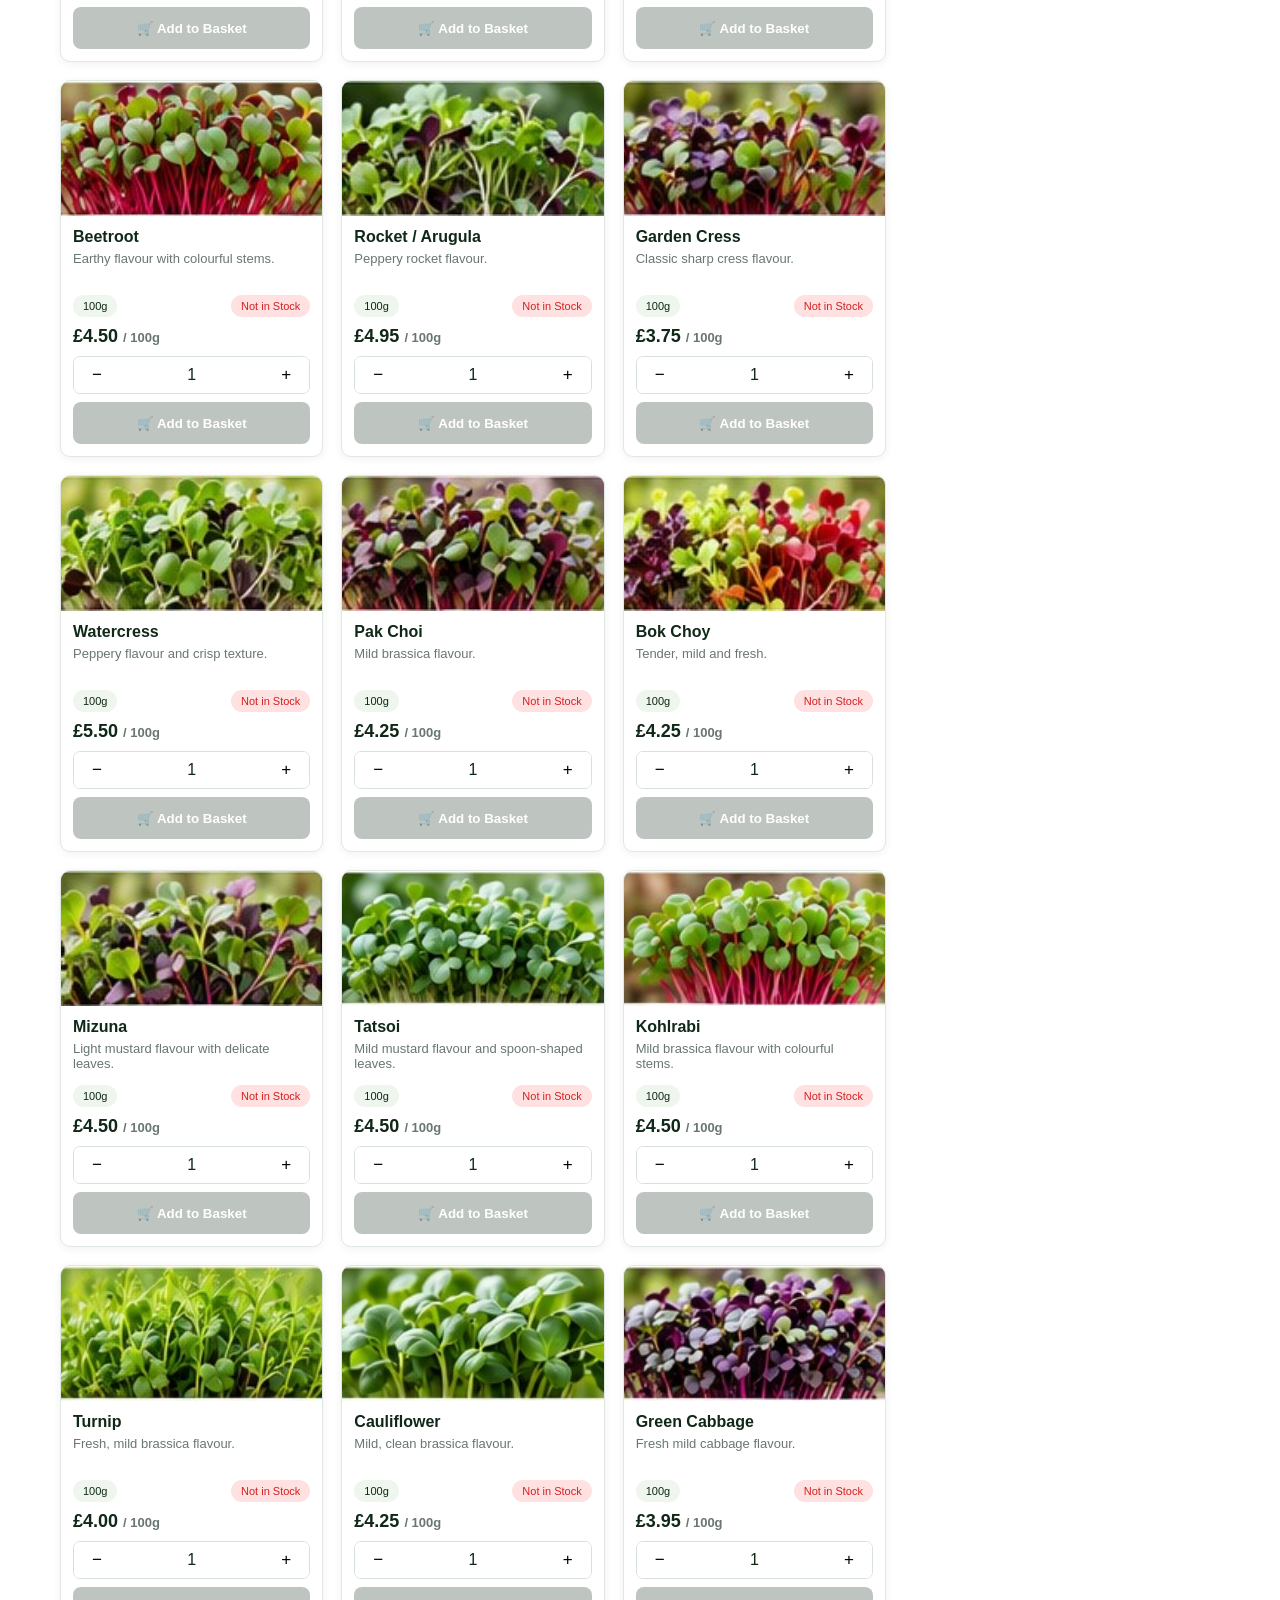
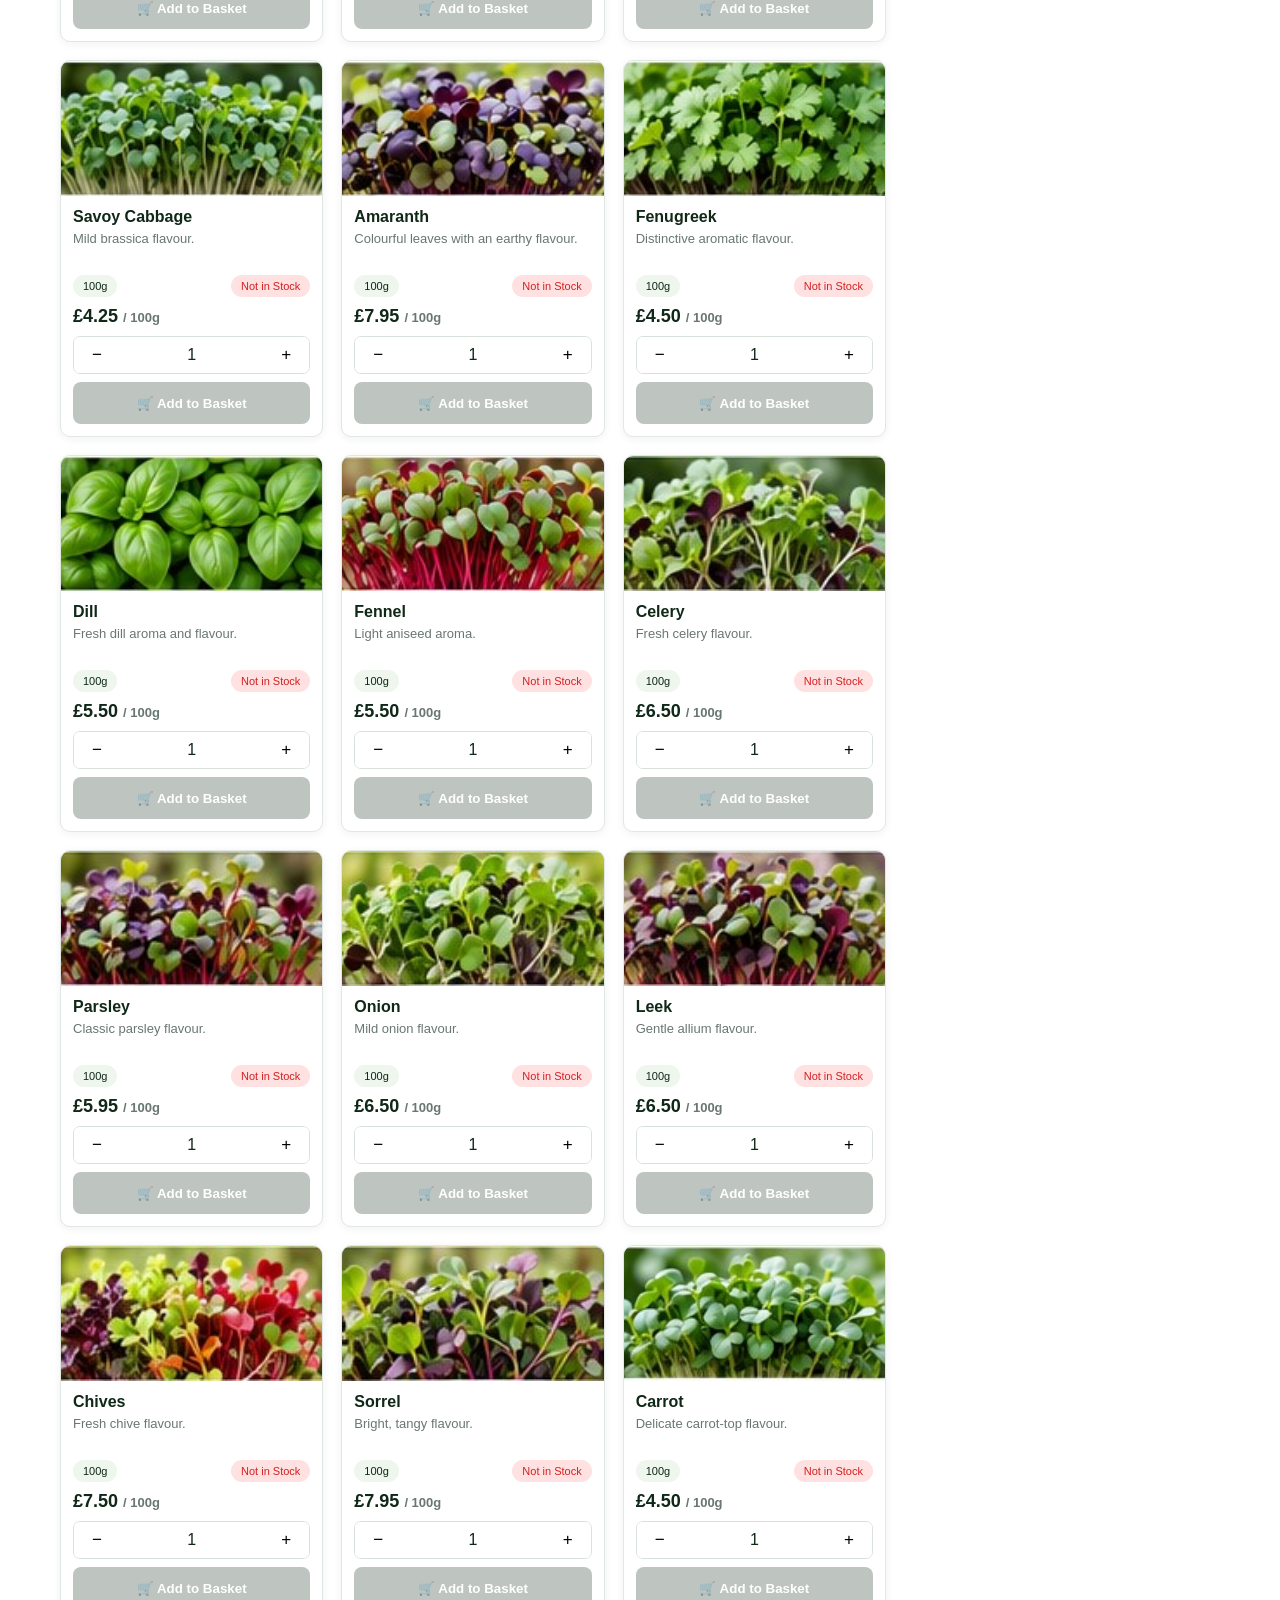
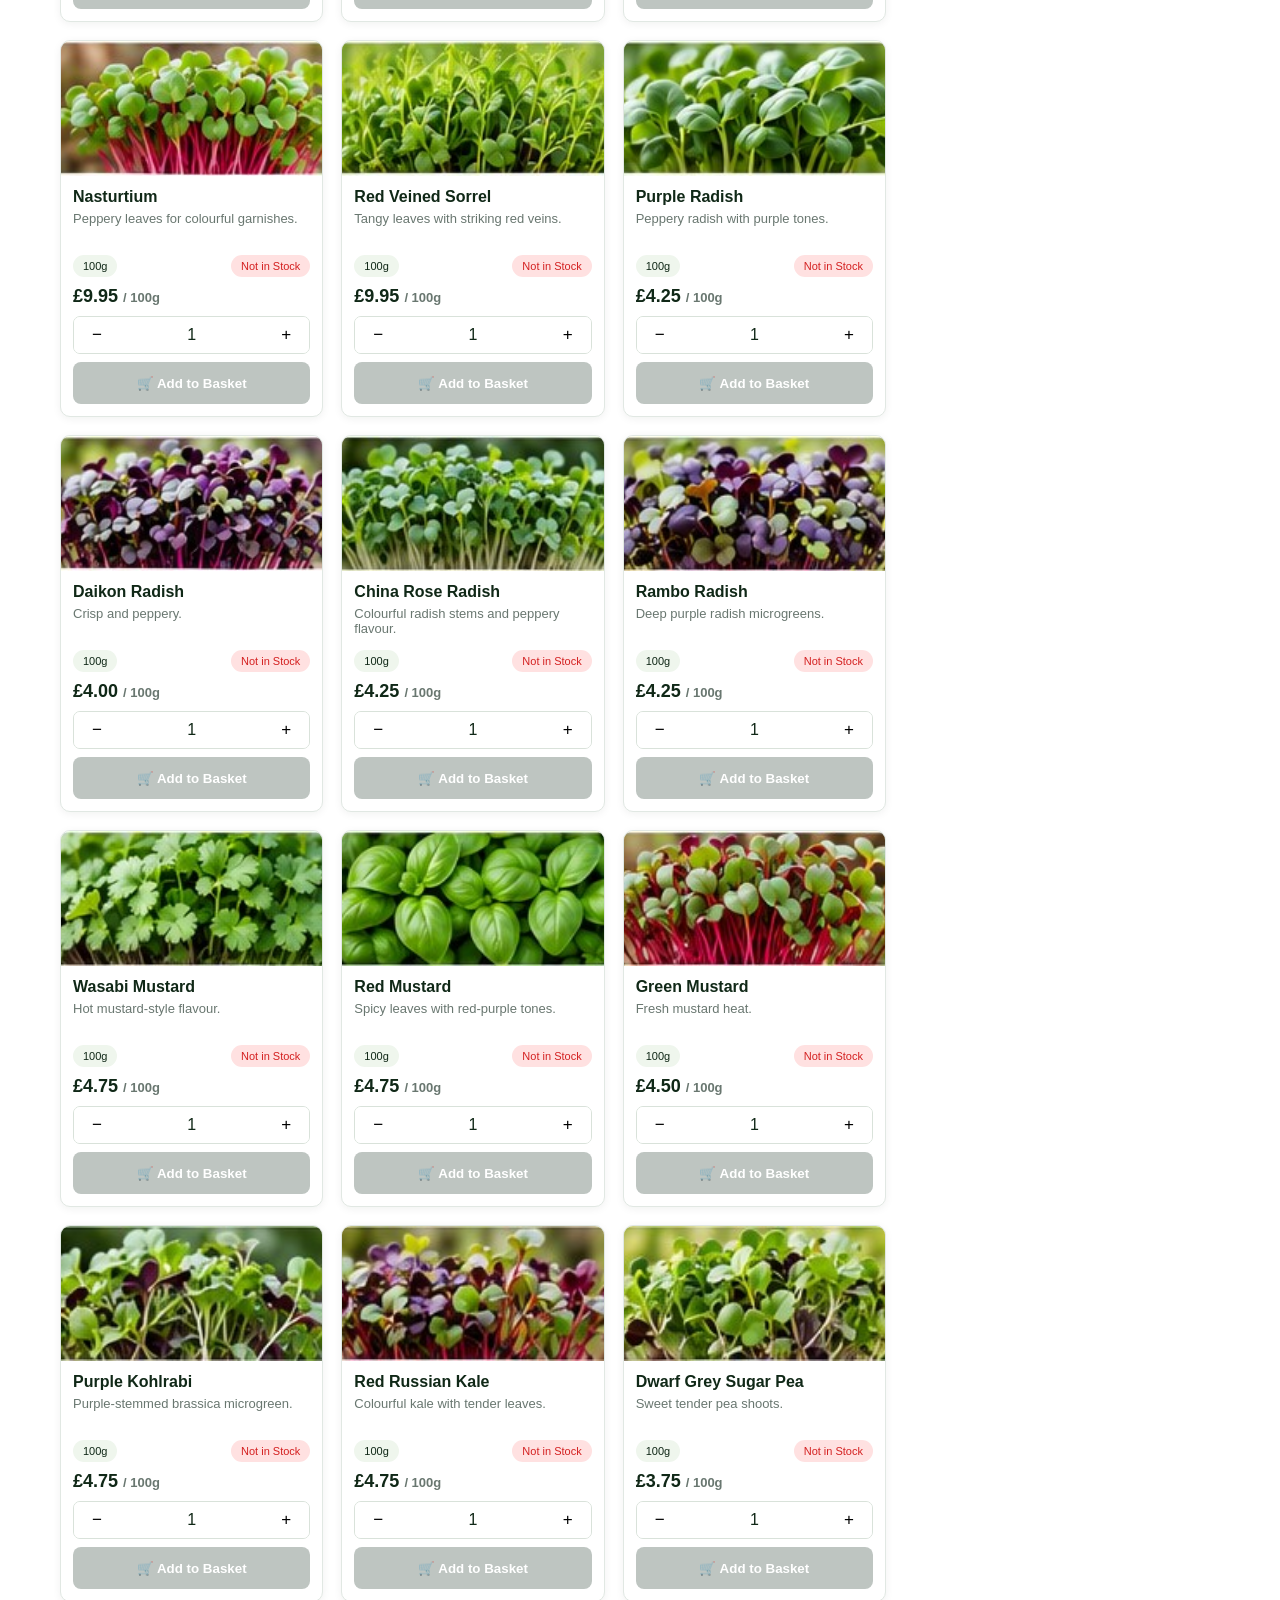
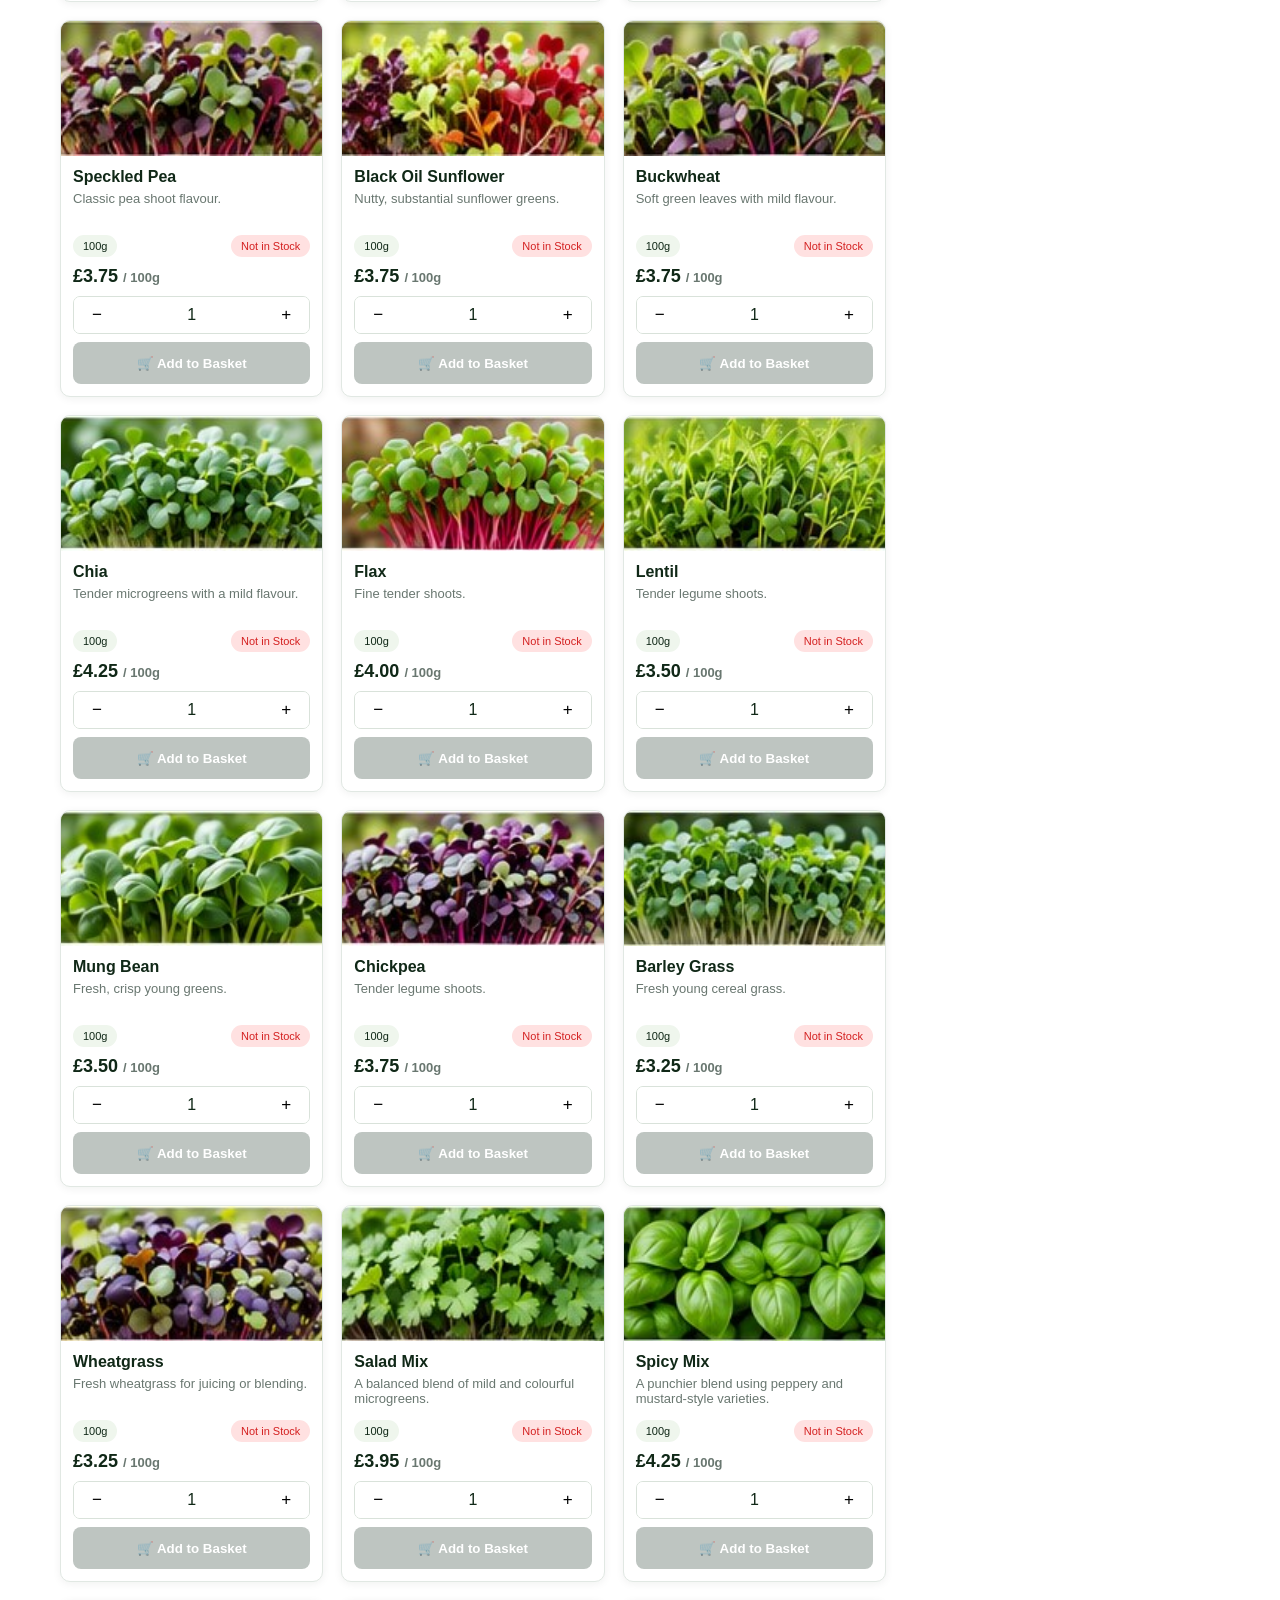
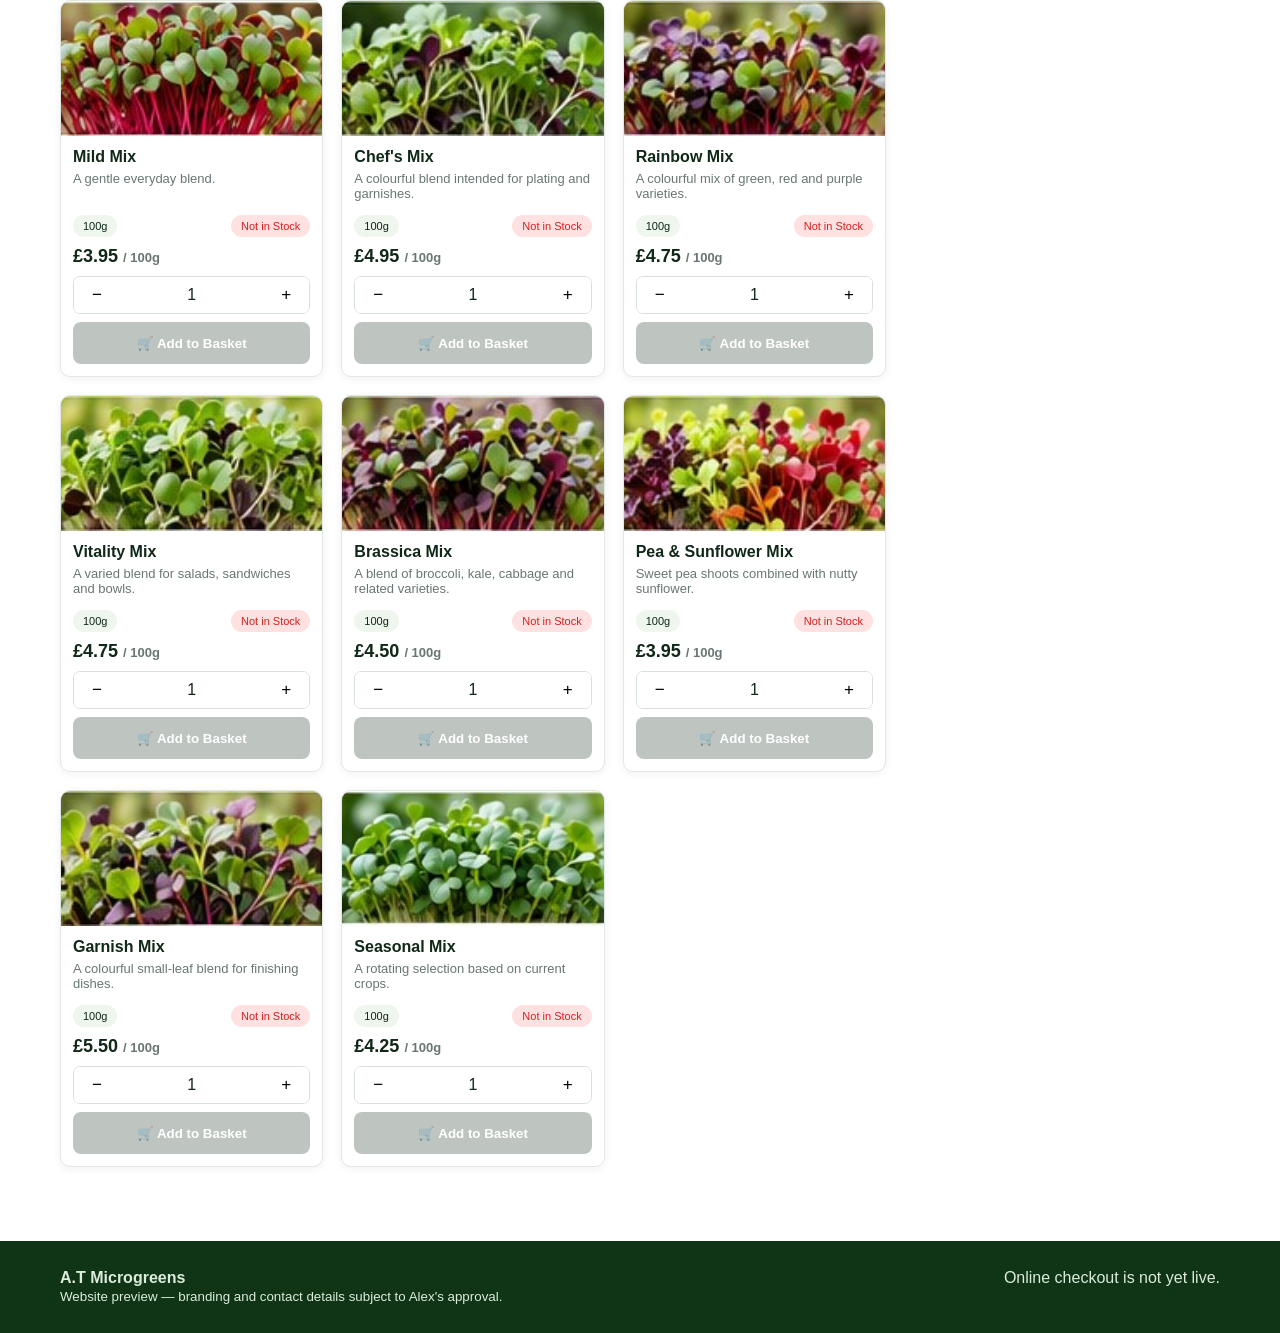
<file: shop.html>
<!doctype html><html lang="en"><head><meta charset="utf-8"><meta name="viewport" content="width=device-width,initial-scale=1"><title>Shop | A.T Microgreens</title><link rel="stylesheet" href="styles.css?v=20260928-1440"></head><body><script src="site.js?v=20260928-stockdb1"></script><div id="nav"></div><script>document.getElementById('nav').innerHTML=nav('Shop')</script><section class="hero" style="--hero:url('assets/heroes/shop.jpg')"><div class="inner"><h1>Our Shop</h1><p>Single varieties and microgreen mixes with current retail prices and live availability.</p><div class="chips"><span class="chip"><i>🌱</i>Freshly grown</span><span class="chip"><i>🥬</i>Wide variety</span><span class="chip"><i>📦</i>Prepared with care</span><span class="chip"><i>♻</i>Future-ready shop</span></div></div></section><main class="wrap"><h2 class="section-title">All Microgreens</h2><div class="toolbar"><select id="filter"><option>All</option><option>Single Varieties</option><option>Mixes</option></select><input id="search" placeholder="Search products..."></div><div class="catalogue"><div id="product-grid" class="grid cards"></div><aside id="basket-panel" class="basket-panel"></aside></div></main><div id="foot"></div><script>document.getElementById('foot').innerHTML=footer()</script></body></html>
</file>
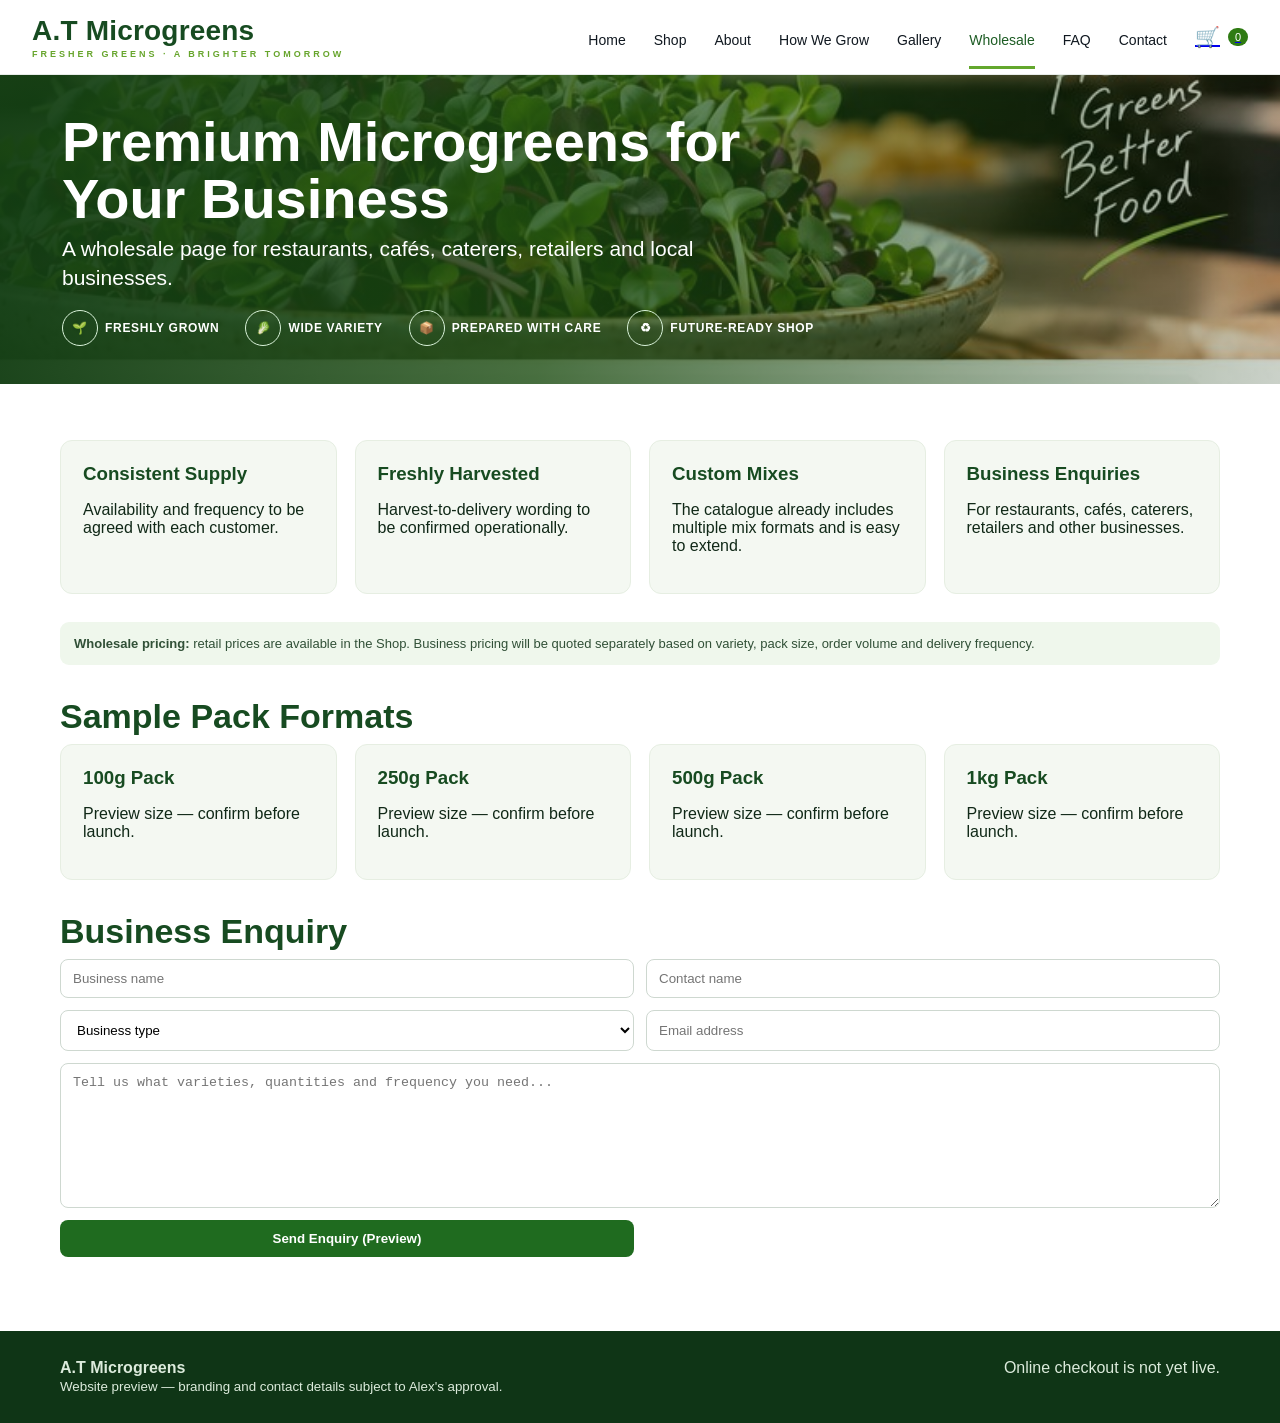
<file: wholesale.html>
<!doctype html><html lang="en"><head><meta charset="utf-8"><meta name="viewport" content="width=device-width,initial-scale=1"><title>Wholesale | A.T Microgreens</title><link rel="stylesheet" href="styles.css?v=20260928-1440"></head><body><script src="site.js?v=20260928-stockdb1"></script><div id="nav"></div><script>document.getElementById('nav').innerHTML=nav('Wholesale')</script><section class="hero" style="--hero:url('assets/heroes/wholesale.jpg')"><div class="inner"><h1>Premium Microgreens for Your Business</h1><p>A wholesale page for restaurants, cafés, caterers, retailers and local businesses.</p><div class="chips"><span class="chip"><i>🌱</i>Freshly grown</span><span class="chip"><i>🥬</i>Wide variety</span><span class="chip"><i>📦</i>Prepared with care</span><span class="chip"><i>♻</i>Future-ready shop</span></div></div></section><main class="wrap"><div class="grid feature-grid"><div class="feature"><h3>Consistent Supply</h3><p>Availability and frequency to be agreed with each customer.</p></div><div class="feature"><h3>Freshly Harvested</h3><p>Harvest-to-delivery wording to be confirmed operationally.</p></div><div class="feature"><h3>Custom Mixes</h3><p>The catalogue already includes multiple mix formats and is easy to extend.</p></div><div class="feature"><h3>Business Enquiries</h3><p>For restaurants, cafés, caterers, retailers and other businesses.</p></div></div><div class="notice" style="margin-top:28px"><strong>Wholesale pricing:</strong> retail prices are available in the Shop. Business pricing will be quoted separately based on variety, pack size, order volume and delivery frequency.</div><h2 class="section-title" style="margin-top:32px">Sample Pack Formats</h2><div class="grid cards"><div class="feature"><h3>100g Pack</h3><p>Preview size — confirm before launch.</p></div><div class="feature"><h3>250g Pack</h3><p>Preview size — confirm before launch.</p></div><div class="feature"><h3>500g Pack</h3><p>Preview size — confirm before launch.</p></div><div class="feature"><h3>1kg Pack</h3><p>Preview size — confirm before launch.</p></div></div><h2 class="section-title" style="margin-top:32px">Business Enquiry</h2><form class="form" onsubmit="event.preventDefault();alert('Preview only — enquiry delivery will be connected before launch.');"><input placeholder="Business name"><input placeholder="Contact name"><select><option>Business type</option><option>Restaurant</option><option>Café</option><option>Caterer</option><option>Retailer</option><option>Other</option></select><input placeholder="Email address"><textarea placeholder="Tell us what varieties, quantities and frequency you need..."></textarea><button class="btn" type="submit">Send Enquiry (Preview)</button></form></main><div id="foot"></div><script>document.getElementById('foot').innerHTML=footer()</script></body></html>
</file>
<file: styles.css>
*{box-sizing:border-box}body{margin:0;font-family:Inter,Arial,sans-serif;color:#102817;background:#fff}.topbar{position:sticky;top:0;z-index:20;background:#fff;border-bottom:1px solid #e7ece8}.nav{max-width:1450px;margin:auto;height:74px;display:flex;align-items:center;gap:28px;padding:0 32px}.brand{font-weight:800;font-size:28px;color:#174b21;letter-spacing:.2px;white-space:nowrap}.brand small{display:block;font-size:9px;letter-spacing:3px;color:#67a52c;margin-top:2px}.links{margin-left:auto;display:flex;gap:28px;align-items:center}.links a{color:#101820;text-decoration:none;font-size:14px;padding:27px 0 18px;border-bottom:3px solid transparent}.links a.active,.links a:hover{color:#1d5c24;border-bottom-color:#63a72d}.menubtn{display:none;border:1px solid #d9e2da;background:#fff;color:#174b21;border-radius:8px;width:42px;height:42px;font-size:24px;line-height:1;align-items:center;justify-content:center;cursor:pointer}.cartbtn{display:flex;align-items:center;gap:8px;font-size:20px}.badge{background:#2f7b13;color:white;font-size:11px;border-radius:99px;padding:3px 6px;min-width:20px;text-align:center}.hero{min-height:270px;background:linear-gradient(90deg,rgba(19,62,19,.96),rgba(28,76,17,.8) 42%,rgba(20,50,12,.22)),var(--hero) center/cover no-repeat;color:#fff;display:flex;align-items:center}.hero .inner{max-width:1450px;width:100%;margin:auto;padding:38px 62px}.hero h1{font-size:56px;line-height:1.02;margin:0 0 8px;max-width:780px}.hero p{font-size:21px;max-width:720px;margin:0 0 14px;line-height:1.35}.chips{display:flex;gap:26px;flex-wrap:wrap;margin-top:18px}.chip{font-size:12px;font-weight:700;text-transform:uppercase;letter-spacing:.7px;display:flex;align-items:center;gap:7px}.chip i{border:1px solid #d9f2d9;width:36px;height:36px;border-radius:50%;display:grid;place-items:center;font-style:normal}.wrap{max-width:1450px;margin:0 auto;padding:34px 60px}.section-title{font-size:34px;margin:0 0 8px;color:#174b21}.lead{color:#52625a;line-height:1.6;max-width:850px}.grid{display:grid;gap:18px}.cards{grid-template-columns:repeat(auto-fit,minmax(210px,1fr))}.card{border:1px solid #e1e8e3;border-radius:10px;overflow:hidden;background:white;box-shadow:0 2px 9px rgba(20,40,20,.06)}.card img{width:100%;height:135px;object-fit:cover;display:block}.card .pad{padding:12px}.card h3{margin:0 0 5px;font-size:16px}.muted{color:#697770;font-size:13px}.pill{display:inline-block;padding:5px 10px;border-radius:999px;font-size:11px;background:#eff6ed}.stock{float:right;background:#ffe1e1;color:#d42020}.stock.in{background:#e0f5d7;color:#286c18}.price{font-size:18px;font-weight:800;margin:9px 0}.qty{display:flex;align-items:center;gap:0;border:1px solid #d9e2da;border-radius:7px;overflow:hidden}.qty button{border:0;background:white;padding:8px 11px;font-size:17px}.qty span{min-width:30px;text-align:center}.card .qty{display:grid;grid-template-columns:46px minmax(34px,1fr) 46px;width:100%;min-width:0;flex:0 0 auto}.card .qty button{width:46px;min-width:46px;padding:8px 0}.card .qty span{display:grid;place-items:center;min-width:34px}.card .row{flex-direction:column;align-items:stretch;gap:8px}.card .btn{width:100%;min-height:42px;text-align:center}.row{display:flex;gap:8px;align-items:center}.btn{border:0;border-radius:8px;background:#1f6b1f;color:white;padding:11px 15px;font-weight:700;cursor:pointer;text-decoration:none;display:inline-block}.btn:disabled{background:#bec5c1;color:white;cursor:not-allowed}.btn.outline{background:white;color:#214b27;border:1px solid #214b27}.btn.gray{background:#aeb5b2}.catalogue{display:grid;grid-template-columns:minmax(0,1fr) 310px;gap:24px}.toolbar{display:flex;gap:10px;flex-wrap:wrap;margin:18px 0}.toolbar input,.toolbar select,.form input,.form textarea,.form select{padding:11px 12px;border:1px solid #ced8d0;border-radius:8px;background:#fff}.toolbar input{flex:1;min-width:230px}.basket-panel{border:1px solid #e0e6e2;border-radius:10px;padding:18px;position:sticky;top:92px;height:max-content;background:white}.basket-item{display:grid;grid-template-columns:48px 1fr auto;gap:10px;align-items:center;border-bottom:1px solid #edf1ee;padding:11px 0}.basket-item img{width:48px;height:45px;border-radius:6px;object-fit:cover}.summary{font-size:18px;font-weight:800;display:flex;justify-content:space-between;margin:18px 0}.notice{background:#eff7ec;border-radius:9px;padding:14px;color:#315037;font-size:13px}.feature-grid{grid-template-columns:repeat(auto-fit,minmax(240px,1fr));margin-top:22px}.feature{background:#f4f8f2;border:1px solid #e6eee2;padding:22px;border-radius:12px}.feature h3{margin:0 0 8px;color:#174b21}.gallery{display:grid;grid-template-columns:repeat(4,1fr);gap:12px}.gallery img,.placeholder{width:100%;height:220px;object-fit:cover;border-radius:10px}.placeholder{border:2px dashed #bdcbbb;background:#f2f6ef;display:grid;place-items:center;text-align:center;color:#527050;padding:18px}.steps{grid-template-columns:repeat(6,1fr)}.step{border:1px solid #e1e8e2;border-radius:12px;overflow:hidden;background:white}.step img{width:100%;height:145px;object-fit:cover}.step .pad{padding:14px}.num{width:34px;height:34px;border-radius:50%;background:#dcefcf;color:#2b6a1f;display:grid;place-items:center;font-weight:800;margin-top:-28px;position:relative}.faq details{border:1px solid #e0e6e1;border-radius:8px;padding:16px 18px;margin:10px 0}.faq summary{font-weight:700;cursor:pointer}.form{display:grid;grid-template-columns:1fr 1fr;gap:12px}.form textarea{grid-column:1/-1;min-height:145px}.table{width:100%;border-collapse:collapse}.table th,.table td{padding:13px;border-bottom:1px solid #e8ede9;text-align:left}.checkout-box{background:#eef7ea;border-radius:12px;padding:22px}.footer{margin-top:40px;background:#0f3516;color:#dcebdc;padding:28px 60px}.footer .inner{max-width:1450px;margin:auto;display:flex;justify-content:space-between;gap:20px;flex-wrap:wrap}.admin{margin-top:34px;border:1px dashed #9fb49d;padding:16px;border-radius:10px}.admin-list{display:grid;grid-template-columns:repeat(auto-fit,minmax(190px,1fr));gap:8px}.switch{display:flex;justify-content:space-between;gap:8px;align-items:center;padding:8px 10px;background:#f5f7f4;border-radius:7px;font-size:12px}.switch button{border:0;border-radius:999px;padding:5px 9px;background:#bbb;color:#fff}.switch button.on{background:#2e7b20}@media(max-width:950px){.links{gap:12px}.links a:nth-child(n+5){display:none}.catalogue{grid-template-columns:1fr}.basket-panel{position:static}.steps{grid-template-columns:repeat(2,1fr)}.gallery{grid-template-columns:repeat(2,1fr)}.hero h1{font-size:42px}.wrap,.hero .inner{padding-left:24px;padding-right:24px}}@media(max-width:600px){.nav{height:72px;padding:0 12px;gap:8px;position:relative}.brand{font-size:20px;flex:1;min-width:0}.brand small{font-size:7px;letter-spacing:1.8px;white-space:normal}.menubtn{display:flex;flex:0 0 42px}.cartbtn{flex:0 0 auto;font-size:19px}.links{display:none;position:fixed;top:72px;left:0;right:0;bottom:0;height:calc(100vh - 72px);height:calc(100dvh - 72px);overflow-y:auto;overscroll-behavior:contain;margin:0;background:#fff;border-top:1px solid #e7ece8;box-shadow:0 8px 18px rgba(20,40,20,.12);padding:8px 14px calc(24px + env(safe-area-inset-bottom));flex-direction:column;gap:0;align-items:stretch;z-index:30}.links.open{display:flex}.links a,.links a:nth-child(n+5){display:block}.links a{padding:14px 8px;border-bottom:1px solid #edf1ee;font-size:16px;flex:0 0 auto}.links a:last-child{border-bottom:0}.links a.active,.links a:hover{border-bottom-color:#edf1ee;background:#f3f8f1;border-radius:6px}.hero h1{font-size:36px}.hero p{font-size:17px}.cards{grid-template-columns:repeat(2,minmax(0,1fr))}.card img{height:105px}.card .row{flex-direction:column;align-items:stretch;gap:8px}.card .qty{width:100%;min-width:0;flex:0 0 auto;grid-template-columns:46px minmax(34px,1fr) 46px}.card .qty button{width:46px;min-width:46px;padding:9px 0}.card .qty span{min-width:0;display:grid;place-items:center}.card .btn{width:100%;min-height:44px;padding:10px 8px}.gallery{grid-template-columns:1fr}.form{grid-template-columns:1fr}.form textarea{grid-column:auto}.steps{grid-template-columns:1fr}.wrap{padding:24px 16px}.hero .inner{padding:28px 18px}}
.admin-shell{max-width:1180px}
.admin-login-card{max-width:520px;margin:42px auto;border:1px solid #dfe7e0;border-radius:14px;padding:28px;background:#fff;box-shadow:0 8px 28px rgba(20,40,20,.08)}
.admin-login-card h1,.admin-heading h1{margin:0 0 8px;color:#174b21}
.admin-login-form{display:grid;gap:14px;margin-top:22px}
.admin-login-form label{display:grid;gap:6px;font-weight:700;color:#315037}
.admin-login-form input{width:100%;padding:12px 13px;border:1px solid #ced8d0;border-radius:8px;font:inherit}
.admin-heading{display:flex;justify-content:space-between;align-items:flex-start;gap:18px;flex-wrap:wrap}
.admin-user{display:flex;align-items:center;gap:12px;flex-wrap:wrap}
.admin-user span{font-size:13px;color:#52625a}
.admin-status{min-height:20px;margin:10px 0 16px;font-size:13px;color:#52625a}
.admin-status.ok{color:#28701f}
.admin-status.error{color:#b32020}
.admin-products{display:grid;gap:10px}
.admin-product{display:grid;grid-template-columns:78px minmax(180px,1fr) 150px 140px 110px;gap:14px;align-items:center;border:1px solid #e0e7e1;border-radius:10px;padding:10px;background:#fff}
.admin-product img{width:78px;height:64px;object-fit:cover;border-radius:8px}
.admin-product-main{display:grid;gap:3px}
.admin-product-main span{font-size:12px;color:#697770}
.admin-price{display:grid;grid-template-columns:auto 18px 1fr;align-items:center;gap:5px;font-size:11px;color:#697770}
.admin-price input{min-width:0;width:100%;padding:8px;border:1px solid #ced8d0;border-radius:7px}
.stock-toggle{border:0;border-radius:999px;padding:9px 12px;font-weight:800;font-size:11px;background:#d8dcda;color:#4d5852;cursor:pointer}
.stock-toggle.on{background:#dff3d7;color:#286c18}
.admin-save{padding:9px 10px;font-size:12px}
@media(max-width:850px){.admin-product{grid-template-columns:64px 1fr 120px}.admin-product img{width:64px;height:58px}.admin-price{grid-column:2/-1}.stock-toggle{grid-column:2}.admin-save{grid-column:3}}
@media(max-width:560px){.admin-product{grid-template-columns:58px 1fr}.admin-product img{width:58px;height:54px}.admin-price,.stock-toggle,.admin-save{grid-column:1/-1}.admin-price{grid-template-columns:auto 18px 1fr}.admin-heading{display:block}.admin-user{margin-top:12px}}

.admin-tabs{display:flex;gap:8px;flex-wrap:wrap;margin:22px 0 8px;border-bottom:1px solid #e2e8e3;padding-bottom:10px}
.admin-tab{border:1px solid #d8e1da;background:#fff;color:#315037;border-radius:999px;padding:9px 14px;font-weight:800;cursor:pointer}
.admin-tab.active{background:#1f6b1f;color:#fff;border-color:#1f6b1f}
.admin-section{display:none}
.admin-section.active{display:block}
.admin-section-head{display:flex;justify-content:space-between;align-items:flex-start;gap:16px;flex-wrap:wrap;margin:16px 0}
.admin-section-head h2{margin:0 0 4px;color:#174b21}
.admin-section-head p{margin:0;color:#697770}
.lock-badge,.test-badge{display:inline-flex;align-items:center;border-radius:999px;padding:5px 9px;background:#fff0c7;color:#805d00;font-size:10px;font-weight:900;letter-spacing:.4px}
.admin-two-col{display:grid;grid-template-columns:minmax(300px,420px) minmax(0,1fr);gap:18px;align-items:start}
.ops-card{border:1px solid #dfe7e0;border-radius:12px;background:#fff;padding:15px;box-shadow:0 2px 9px rgba(20,40,20,.04)}
.ops-card h3,.ops-card h4{margin-top:0;color:#174b21}
.ops-form{display:grid;gap:11px}
.ops-form label,.delivery-grid label,.inventory-grid label{display:grid;gap:5px;font-size:12px;font-weight:800;color:#315037}
.ops-form input,.ops-form select,.ops-form textarea,.ops-actions input,.ops-actions select,.delivery-grid input,.delivery-grid select,.delivery-grid textarea,.inventory-grid input,.inventory-grid select,.inventory-grid textarea,.settings-form input,.settings-form textarea{width:100%;padding:9px 10px;border:1px solid #ced8d0;border-radius:7px;background:#fff;font:inherit}
.ops-grid-2{display:grid;grid-template-columns:1fr 1fr;gap:10px}
.ops-list{display:grid;gap:10px}
.ops-card-head{display:flex;justify-content:space-between;gap:12px;align-items:flex-start}
.ops-card-head>div{display:grid;gap:3px}
.ops-card-head small{color:#697770;font-size:11px}
.ops-meta{display:flex;flex-wrap:wrap;gap:7px;margin:10px 0}
.ops-meta span{background:#f1f6ef;border-radius:999px;padding:5px 8px;font-size:11px;color:#45604b}
.order-lines{border-top:1px solid #edf1ee;border-bottom:1px solid #edf1ee;padding:7px 0;margin:8px 0}
.order-lines div{display:flex;justify-content:space-between;gap:10px;padding:4px 0;font-size:12px}
.ops-actions{display:grid;grid-template-columns:160px minmax(150px,1fr) auto;gap:8px;align-items:center}
.order-product-picker{display:grid;gap:6px;max-height:310px;overflow:auto;padding-right:3px}
.order-pick-row{display:grid!important;grid-template-columns:22px 44px minmax(0,1fr) 65px;gap:8px;align-items:center;border:1px solid #e4eae5;border-radius:8px;padding:7px;background:#fbfcfb}
.order-pick-row>input[type=checkbox]{width:18px;height:18px}
.order-pick-row img{width:44px;height:38px;border-radius:6px;object-fit:cover}
.order-pick-row span{display:grid;min-width:0}
.order-pick-row small{color:#697770;font-size:10px}
.order-pick-qty{padding:7px!important}
.delivery-grid,.inventory-grid{display:grid;grid-template-columns:repeat(2,minmax(0,1fr));gap:9px;margin:12px 0}
.span-2{grid-column:1/-1}
.lock-grid{display:grid;grid-template-columns:repeat(3,1fr);gap:10px;margin:16px 0}
.lock-card{border:1px solid #f0d49c;background:#fff8e7;border-radius:10px;padding:15px;display:grid;gap:6px}
.lock-card strong{color:#4f421d}
.lock-card span{color:#9a5c00;font-weight:900;font-size:12px}
.settings-form{max-width:680px}
.check-line{display:flex!important;grid-template-columns:none!important;align-items:center;gap:9px}
.check-line input{width:18px;height:18px}
.history-row{display:grid;grid-template-columns:70px minmax(0,1fr) 160px;gap:12px;align-items:center;border:1px solid #e4eae5;border-radius:9px;padding:10px}
.history-row>div{display:grid;gap:3px}
.history-row small{color:#697770}
.history-row time{font-size:11px;color:#697770;text-align:right}
.history-type{font-size:10px;font-weight:900;background:#edf6e9;color:#315d26;border-radius:999px;padding:5px 7px;text-align:center}
@media(max-width:900px){.admin-two-col{grid-template-columns:1fr}.lock-grid{grid-template-columns:1fr}.ops-actions{grid-template-columns:1fr}.history-row{grid-template-columns:62px 1fr}.history-row time{grid-column:2;text-align:left}.delivery-grid,.inventory-grid{grid-template-columns:1fr}.span-2{grid-column:auto}}
@media(max-width:560px){.admin-tabs{display:grid;grid-template-columns:repeat(2,1fr)}.admin-tab{width:100%}.ops-grid-2{grid-template-columns:1fr}.order-pick-row{grid-template-columns:22px 40px minmax(0,1fr) 58px}.ops-card{padding:12px}}

.history-controls{display:flex;align-items:center;justify-content:space-between;gap:12px;flex-wrap:wrap;margin:0 0 12px;padding:10px 12px;border:1px solid #e4eae5;border-radius:9px;background:#fafcf9}
.history-controls span{font-size:11px;color:#697770}
.history-row{grid-template-columns:70px minmax(0,1fr) 150px 92px}
.history-action{border:1px solid #e3b2b2;background:#fff5f5;color:#a62b2b;border-radius:7px;padding:7px 9px;font-weight:800;font-size:11px;cursor:pointer}
.history-action.restore{border-color:#b8d8b5;background:#f1f8ef;color:#2f6b29}
.history-row.history-hidden{opacity:.72;background:#fafafa;border-style:dashed}
@media(max-width:900px){.history-row{grid-template-columns:62px minmax(0,1fr) 90px}.history-row time{grid-column:2;text-align:left}.history-action{grid-column:3;grid-row:1/3}}
@media(max-width:560px){.history-row{grid-template-columns:58px 1fr}.history-row time{grid-column:2}.history-action{grid-column:1/-1;grid-row:auto;width:100%}}
</file>
